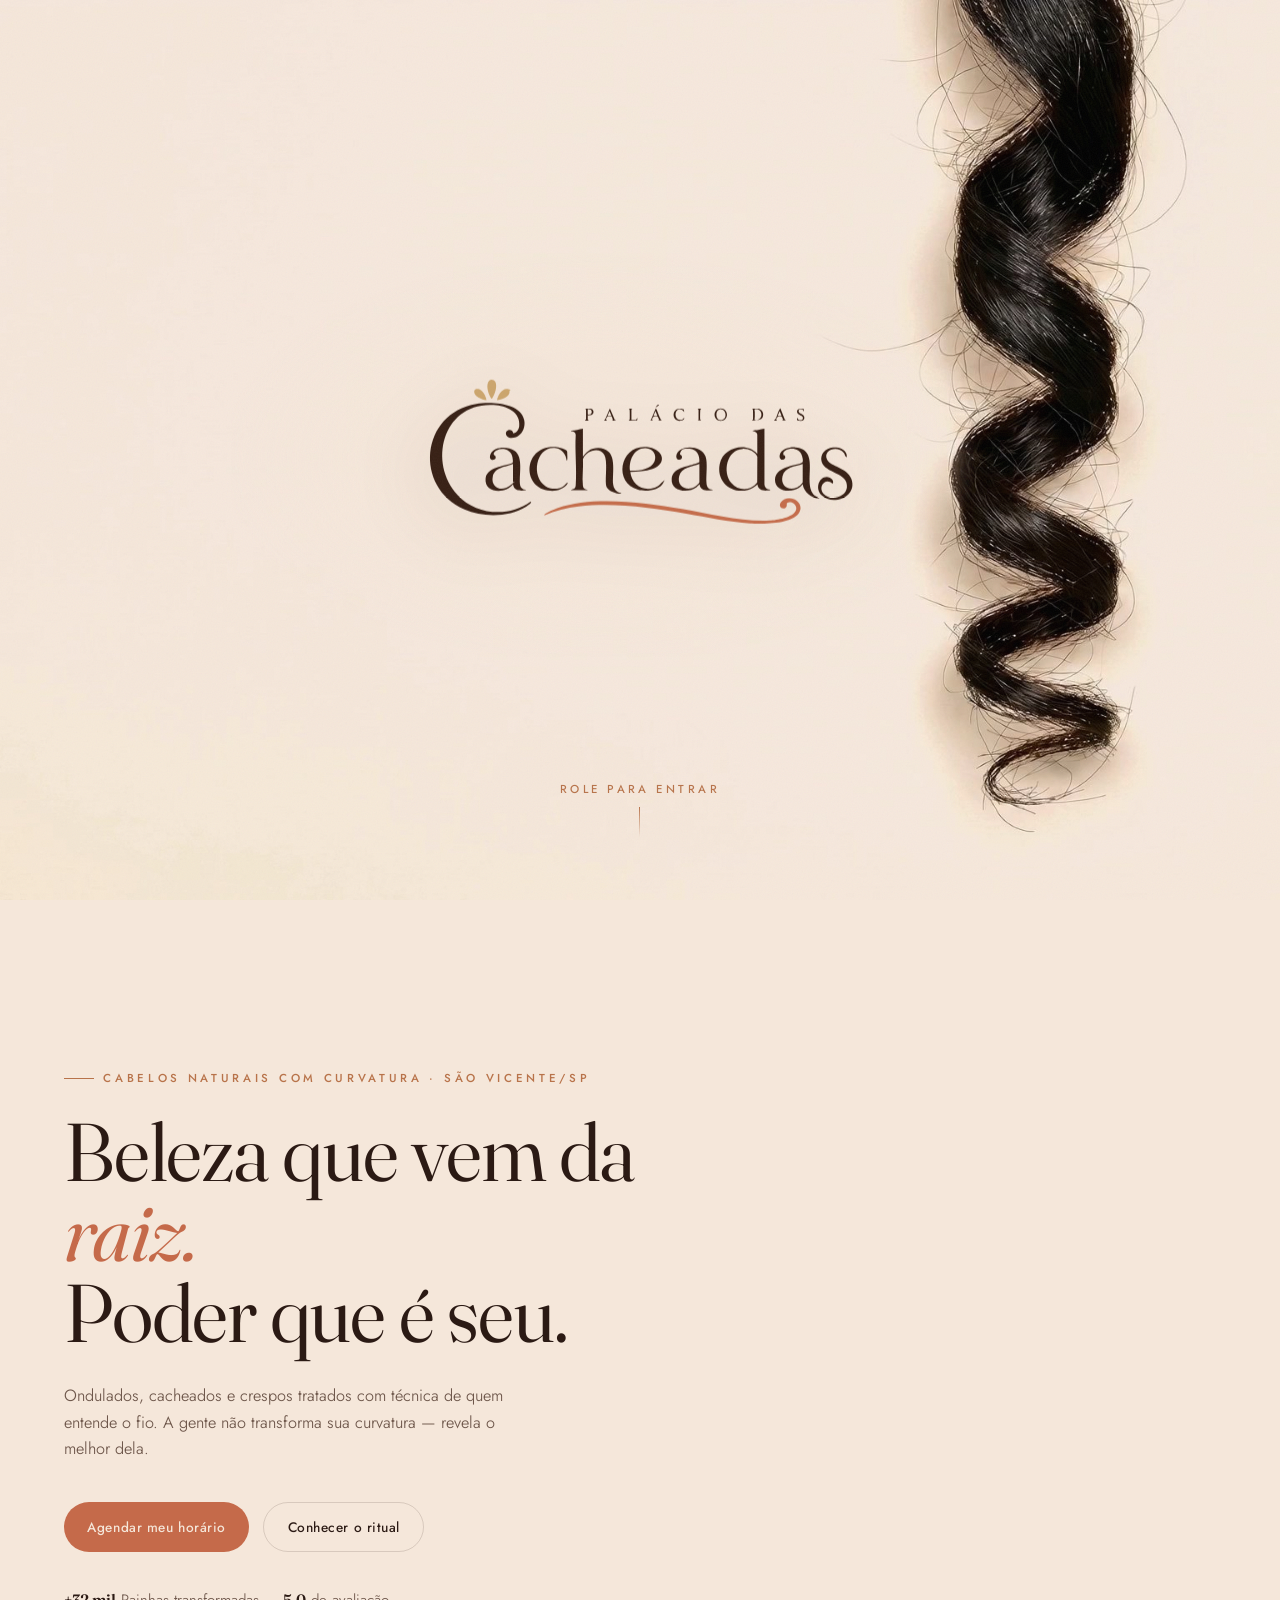
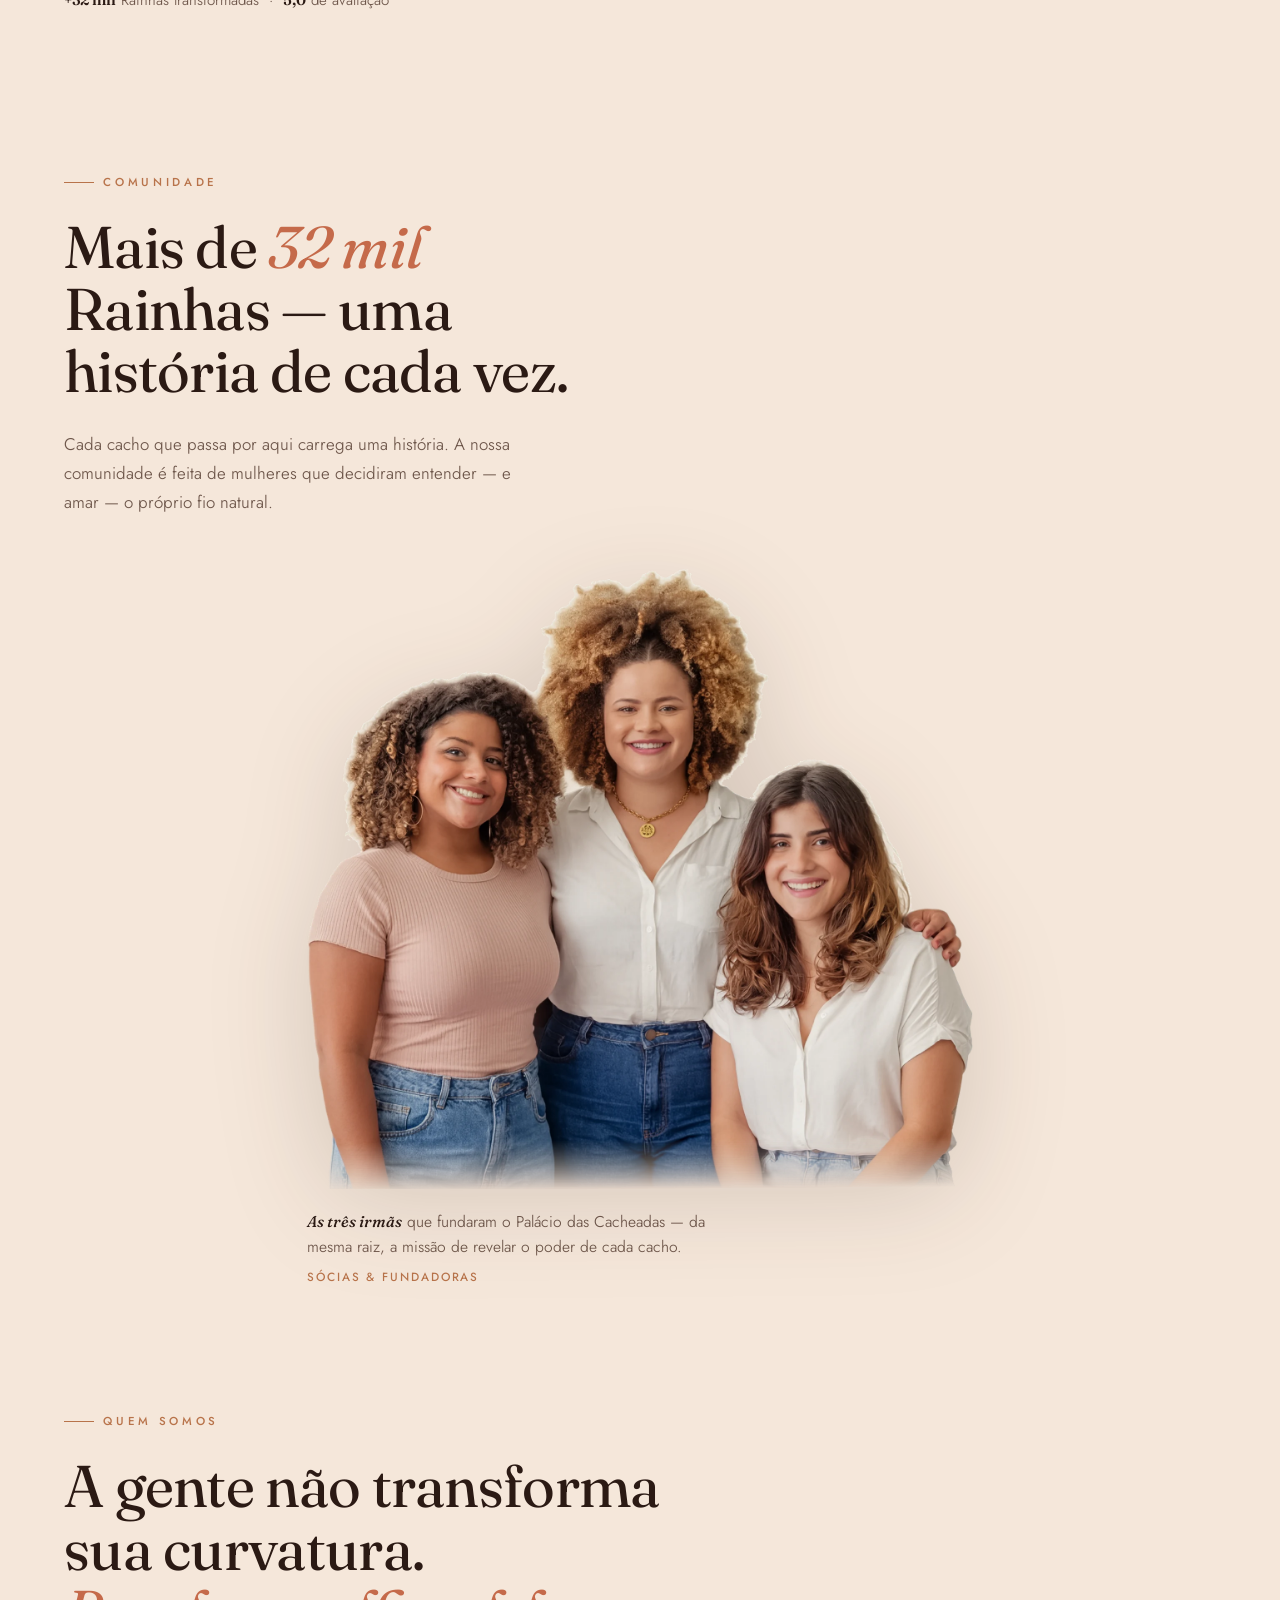
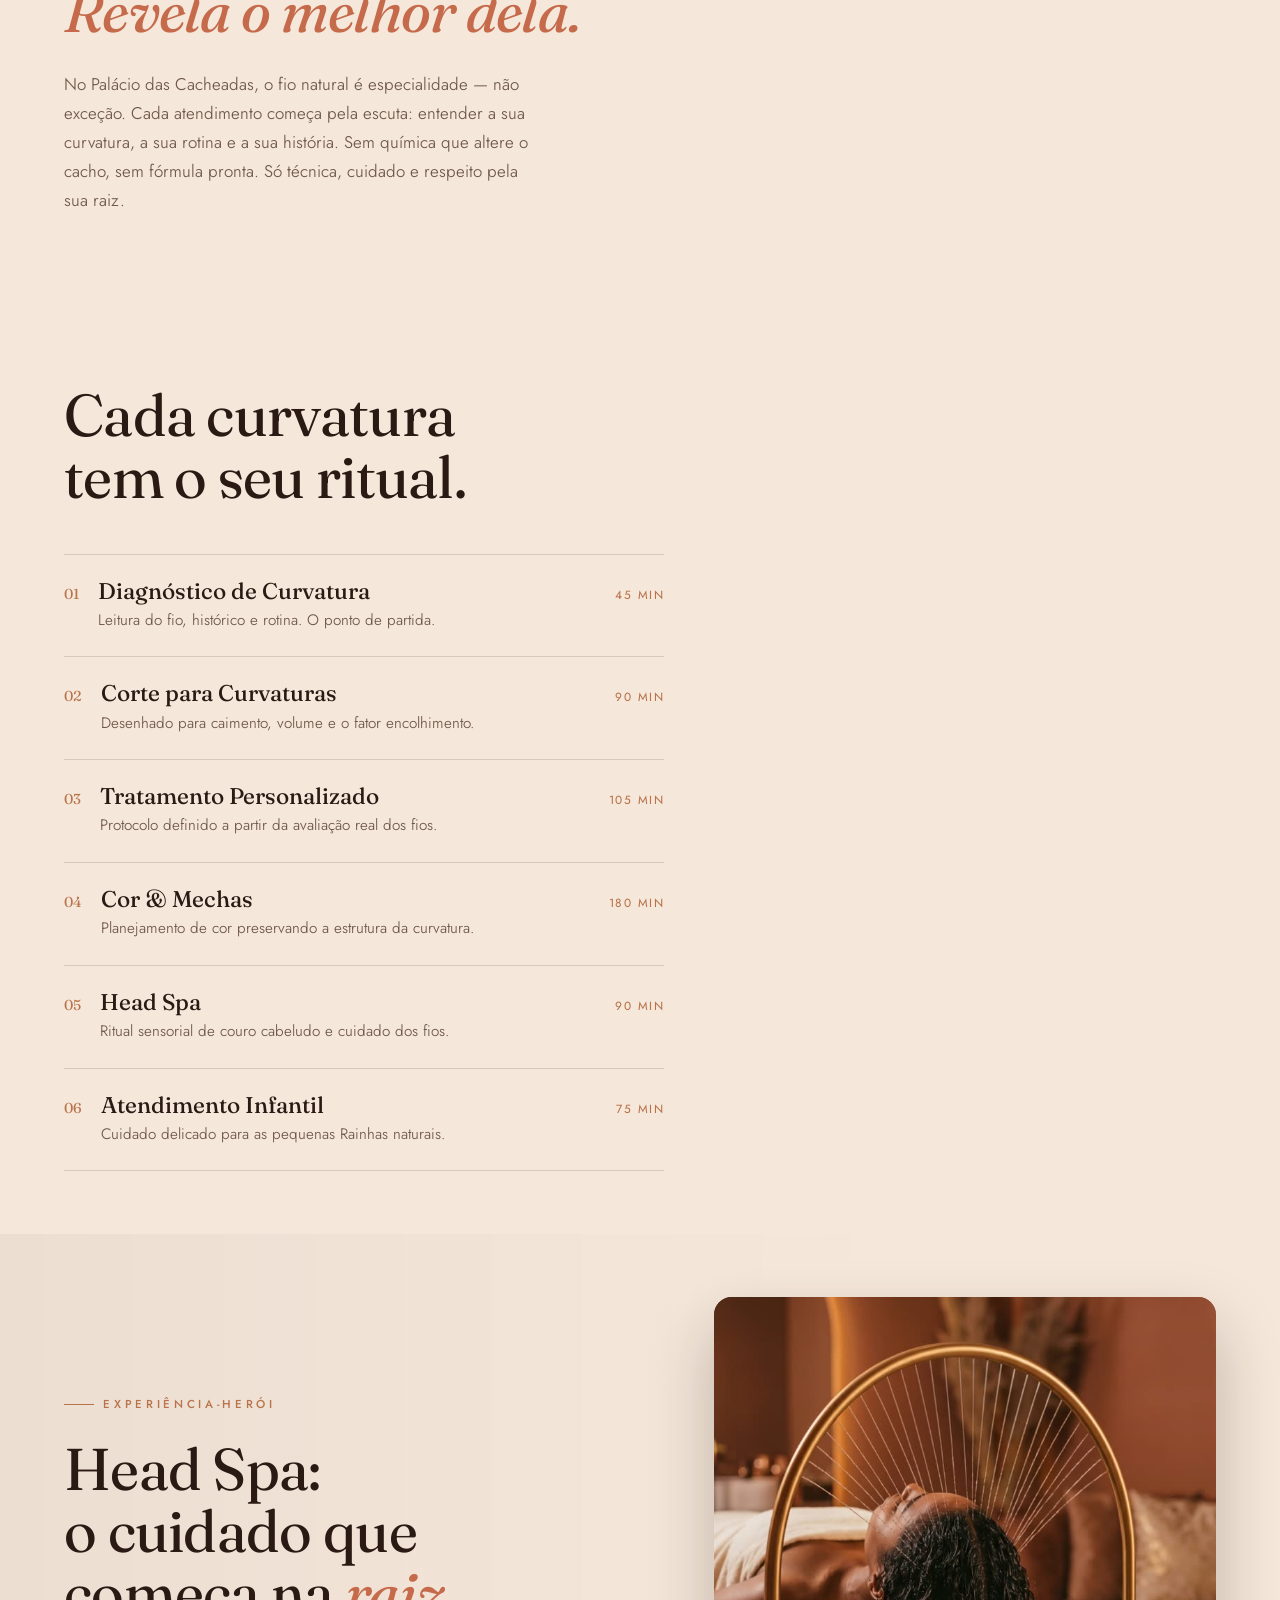
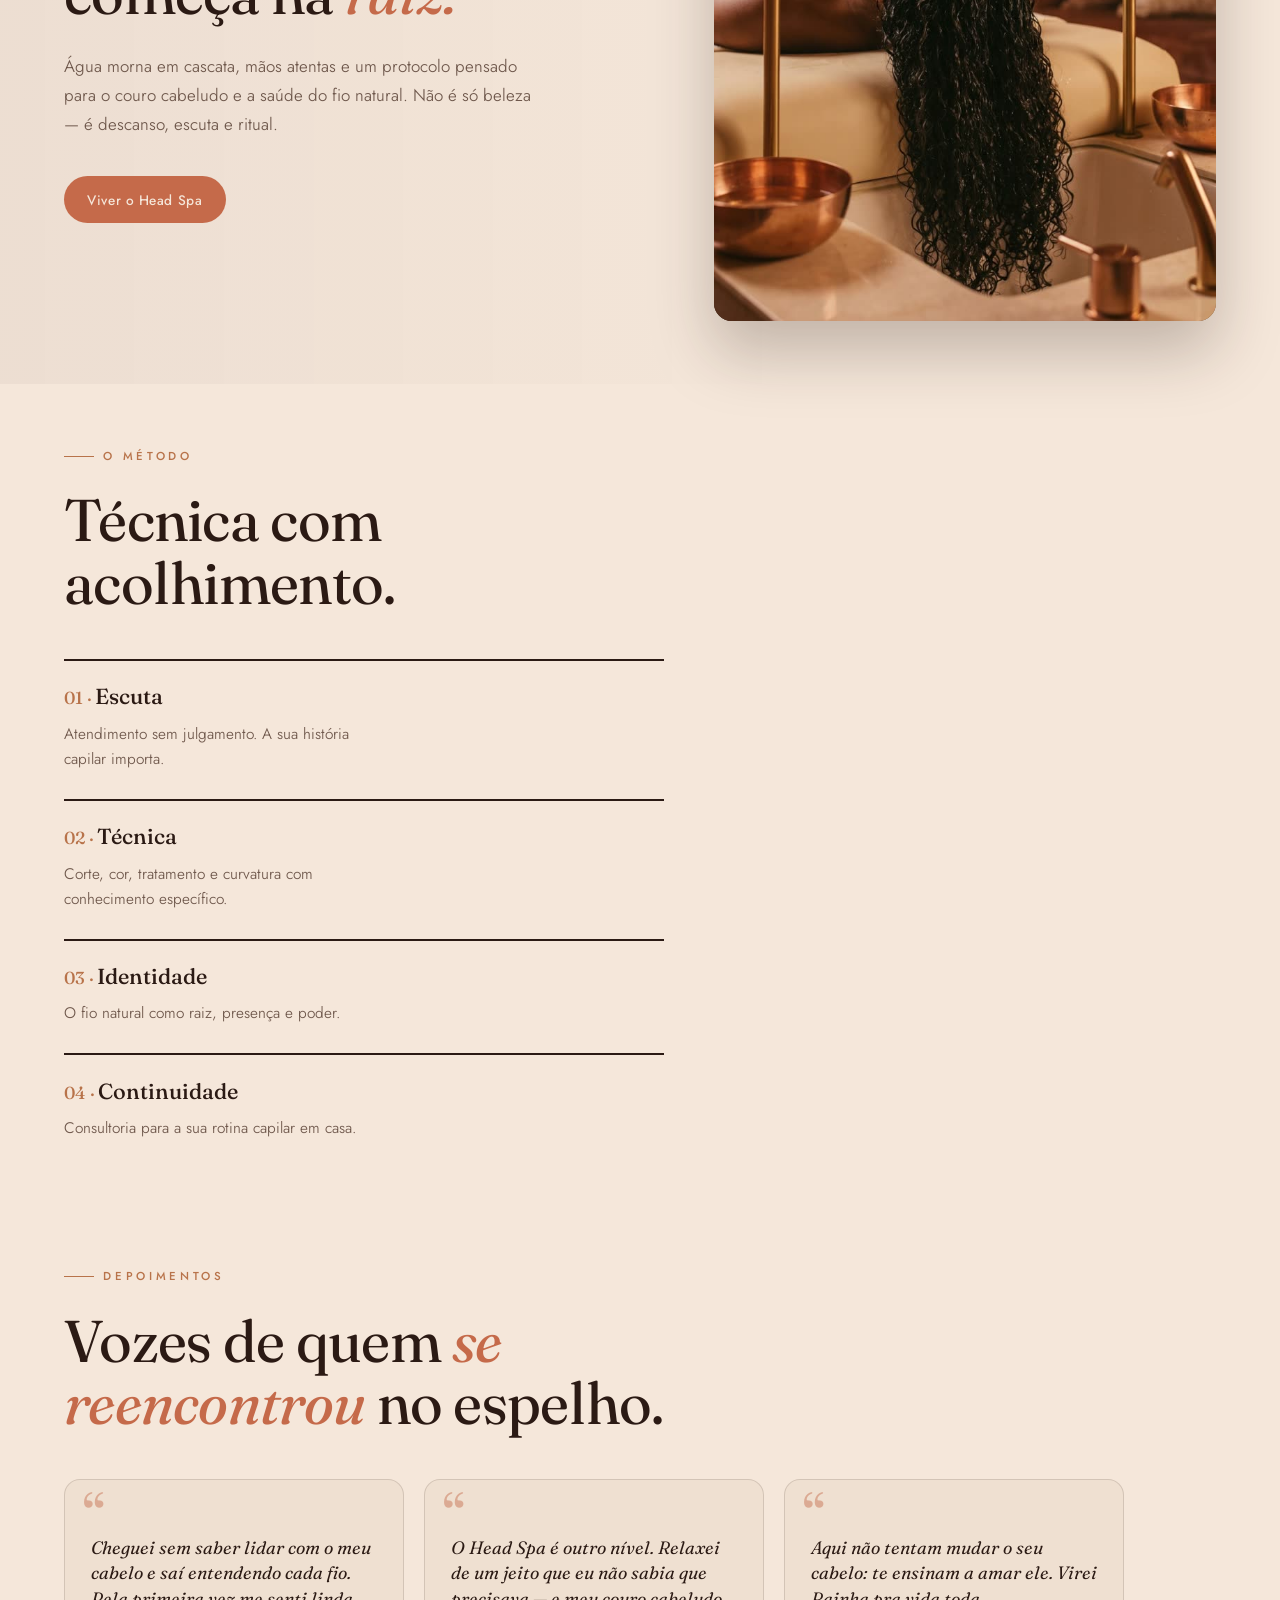
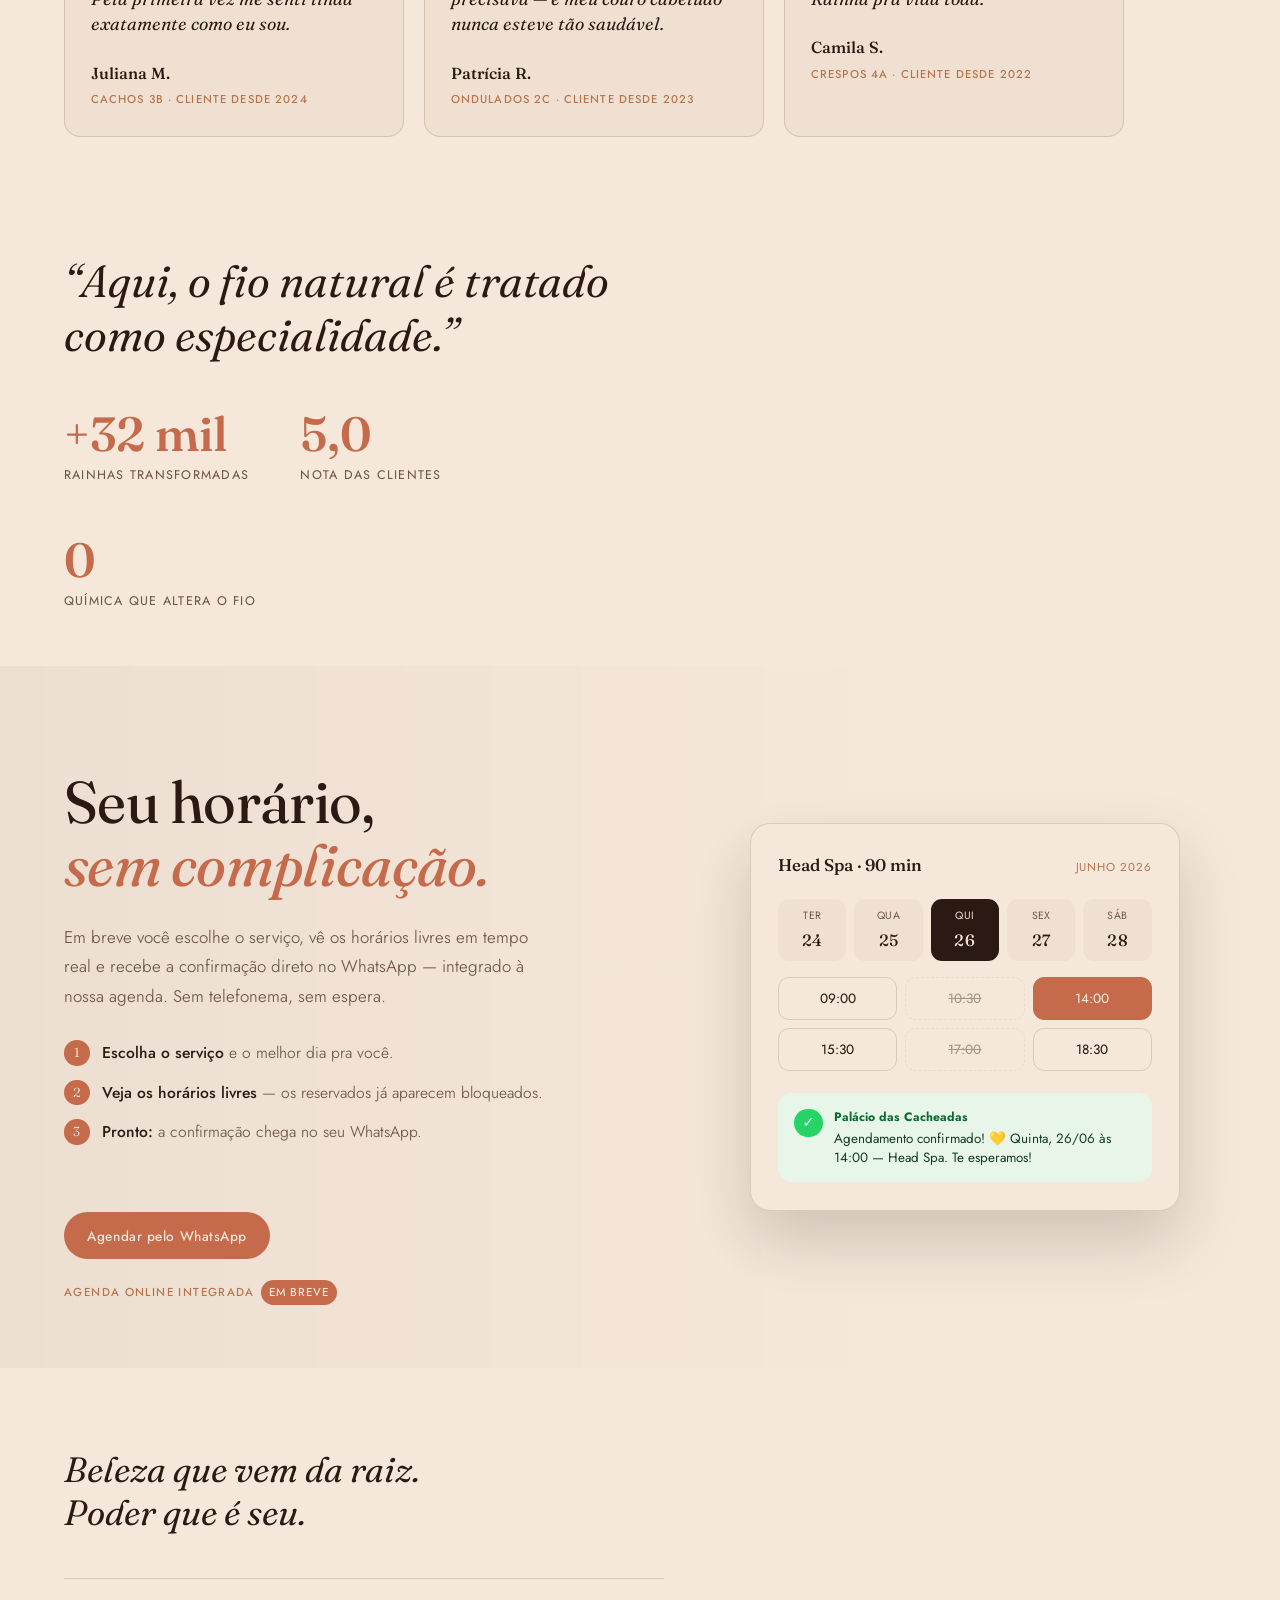
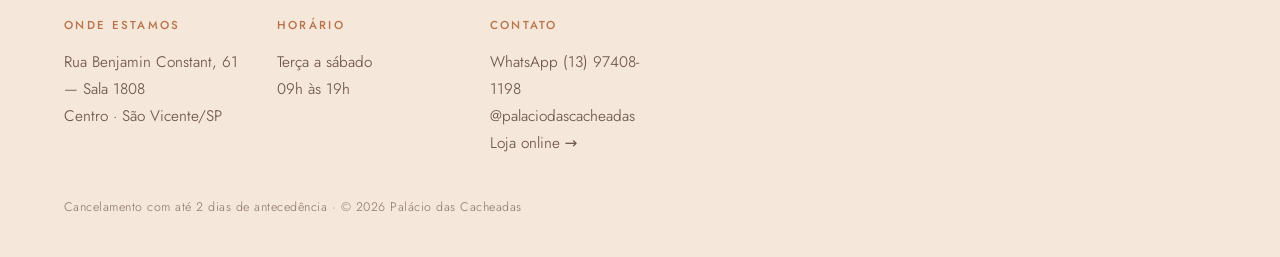
<file: index.html>
<!DOCTYPE html>
<html lang="pt-BR">
<head>
<meta charset="UTF-8" />
<meta name="viewport" content="width=device-width, initial-scale=1.0" />
<title>Palácio das Cacheadas — Beleza que vem da raiz</title>
<meta name="description" content="Especialistas em cabelos naturais com curvatura — ondulados, cacheados e crespos. Head Spa, corte, cor e tratamentos em São Vicente/SP. Seu cabelo natural merece ser entendido." />
<meta property="og:title" content="Palácio das Cacheadas" />
<meta property="og:description" content="Beleza que vem da raiz. Poder que é seu. Especialistas em cabelos naturais com curvatura em São Vicente/SP." />
<meta property="og:type" content="website" />
<link rel="preconnect" href="https://fonts.googleapis.com" />
<link rel="preconnect" href="https://fonts.gstatic.com" crossorigin />
<link href="https://fonts.googleapis.com/css2?family=Fraunces:ital,opsz,wght@0,9..144,300..600;1,9..144,400..600&family=Jost:wght@300..500&display=swap" rel="stylesheet" />
<link rel="stylesheet" href="css/styles.css?v=17" />
</head>
<body>

<!-- grão -->
<div class="grain" aria-hidden="true"></div>

<!-- cacho-mola: fundo fixo, scrub no scroll -->
<div class="curl-stage" aria-hidden="true">
  <img src="assets/curl-dark/f_001.jpg" alt="" class="curl-fallback" data-curl-fallback />
  <canvas class="curl-canvas" data-curl-canvas></canvas>
</div>

<!-- brandmark: logo grande na abertura → encolhe e ancora no header ao rolar -->
<div class="brandmark" data-brandmark aria-hidden="true"><img src="assets/logo.svg" alt="" /></div>

<!-- header -->
<header class="hdr" data-header>
  <a href="#top" class="logo" aria-label="Palácio das Cacheadas"><img src="assets/logo.svg" alt="Palácio das Cacheadas" /></a>
  <nav class="nav" aria-label="Navegação">
    <a href="#sobre">Sobre</a>
    <a href="#servicos">Serviços</a>
    <a href="#headspa">Head Spa</a>
    <a href="#contato">Contato</a>
    <a href="loja.html" class="btn btn--pill btn--line">Loja</a>
    <a href="https://wa.me/5513974081198?text=Oi!%20Quero%20agendar%20um%20hor%C3%A1rio%20no%20Pal%C3%A1cio%20das%20Cacheadas." class="btn btn--pill" target="_blank" rel="noopener">Agendar</a>
  </nav>
</header>

<main id="top" class="shell">

  <!-- INTRO: só logo + cacho; rola pra revelar o conteúdo -->
  <section class="intro" data-intro aria-hidden="true">
    <span class="intro__hint">role para entrar</span>
  </section>

  <!-- HERO -->
  <section class="hero">
    <div class="col">
      <p class="eyebrow" data-rise>Cabelos naturais com curvatura · São Vicente/SP</p>
      <h1 class="hero__title" data-rise>Beleza que vem da <em>raiz.</em><br />Poder que é seu.</h1>
      <p class="lead" data-rise>Ondulados, cacheados e crespos tratados com técnica de quem entende o fio. A gente não transforma sua curvatura — revela o melhor dela.</p>
      <div class="actions" data-rise>
        <a href="https://wa.me/5513974081198?text=Oi!%20Quero%20agendar%20um%20hor%C3%A1rio." class="btn btn--solid" target="_blank" rel="noopener">Agendar meu horário</a>
        <a href="#sobre" class="btn btn--ghost">Conhecer o ritual</a>
      </div>
      <p class="proof" data-rise><strong>+32 mil</strong> Rainhas transformadas&nbsp;&nbsp;·&nbsp;&nbsp;<strong>5,0</strong> de avaliação</p>
    </div>
  </section>

  <!-- COMUNIDADE (Rainhas) -->
  <section class="block community" id="comunidade">
    <div class="col">
      <p class="kicker" data-rise>Comunidade</p>
      <h2 class="display" data-rise>Mais de <em>32 mil</em> Rainhas — uma história de cada vez.</h2>
      <p class="body" data-rise>Cada cacho que passa por aqui carrega uma história. A nossa comunidade é feita de mulheres que decidiram entender — e amar — o próprio fio natural.</p>
    </div>
    <figure class="community__photo" data-rise>
      <picture>
        <source srcset="assets/rainhas-cut.webp?v=8" type="image/webp" />
        <img src="assets/rainhas-cut.png?v=8" alt="As três irmãs sócias do Palácio das Cacheadas" loading="lazy" />
      </picture>
      <figcaption class="community__cap"><strong>As três irmãs</strong> que fundaram o Palácio das Cacheadas — da mesma raiz, a missão de revelar o poder de cada cacho.<span class="community__names">Sócias &amp; fundadoras</span></figcaption>
    </figure>
  </section>

  <!-- MANIFESTO -->
  <section class="block" id="sobre">
    <div class="col">
      <p class="kicker" data-rise>Quem somos</p>
      <h2 class="display" data-rise>A gente não transforma sua curvatura. <em>Revela o melhor dela.</em></h2>
      <p class="body" data-rise>No Palácio das Cacheadas, o fio natural é especialidade — não exceção. Cada atendimento começa pela escuta: entender a sua curvatura, a sua rotina e a sua história. Sem química que altere o cacho, sem fórmula pronta. Só técnica, cuidado e respeito pela sua raiz.</p>
    </div>
  </section>

  <!-- SERVIÇOS -->
  <section class="block" id="servicos">
    <div class="col">
      <p class="kicker" data-rise>Serviços</p>
      <h2 class="display" data-rise>Cada curvatura<br />tem o seu ritual.</h2>
      <ul class="services" data-rise>
        <li><span class="s-idx">01</span><div><h3>Diagnóstico de Curvatura</h3><p>Leitura do fio, histórico e rotina. O ponto de partida.</p></div><span class="s-time">45 min</span></li>
        <li><span class="s-idx">02</span><div><h3>Corte para Curvaturas</h3><p>Desenhado para caimento, volume e o fator encolhimento.</p></div><span class="s-time">90 min</span></li>
        <li><span class="s-idx">03</span><div><h3>Tratamento Personalizado</h3><p>Protocolo definido a partir da avaliação real dos fios.</p></div><span class="s-time">105 min</span></li>
        <li><span class="s-idx">04</span><div><h3>Cor &amp; Mechas</h3><p>Planejamento de cor preservando a estrutura da curvatura.</p></div><span class="s-time">180 min</span></li>
        <li><span class="s-idx">05</span><div><h3>Head Spa</h3><p>Ritual sensorial de couro cabeludo e cuidado dos fios.</p></div><span class="s-time">90 min</span></li>
        <li><span class="s-idx">06</span><div><h3>Atendimento Infantil</h3><p>Cuidado delicado para as pequenas Rainhas naturais.</p></div><span class="s-time">75 min</span></li>
      </ul>
    </div>
  </section>

  <!-- HEAD SPA -->
  <section class="block block--feature" id="headspa">
    <div class="feature-grid">
      <div class="feature-copy">
        <p class="kicker" data-rise>Experiência-herói</p>
        <h2 class="display" data-rise>Head&nbsp;Spa:<br />o cuidado que começa na <em>raiz.</em></h2>
        <p class="body" data-rise>Água morna em cascata, mãos atentas e um protocolo pensado para o couro cabeludo e a saúde do fio natural. Não é só beleza — é descanso, escuta e ritual.</p>
        <a href="https://wa.me/5513974081198?text=Oi!%20Quero%20conhecer%20o%20Head%20Spa." class="btn btn--solid" data-rise target="_blank" rel="noopener">Viver o Head Spa</a>
      </div>
      <figure class="headspa__photo" data-rise>
        <img src="assets/headspa-frames/h_001.jpg?v=2" alt="Ritual de Head Spa no Palácio das Cacheadas — arco dourado com cascata de água sobre o cabelo cacheado natural" class="headspa__fallback" data-spa-fallback loading="lazy" />
        <canvas class="headspa__canvas" data-spa-canvas aria-hidden="true"></canvas>
        <figcaption class="headspa__cap">Ritual sensorial · 90 min</figcaption>
      </figure>
    </div>
  </section>

  <!-- MÉTODO -->
  <section class="block" id="metodo">
    <div class="col">
      <p class="kicker" data-rise>O método</p>
      <h2 class="display" data-rise>Técnica com<br />acolhimento.</h2>
      <ol class="pillars" data-rise>
        <li><h3>Escuta</h3><p>Atendimento sem julgamento. A sua história capilar importa.</p></li>
        <li><h3>Técnica</h3><p>Corte, cor, tratamento e curvatura com conhecimento específico.</p></li>
        <li><h3>Identidade</h3><p>O fio natural como raiz, presença e poder.</p></li>
        <li><h3>Continuidade</h3><p>Consultoria para a sua rotina capilar em casa.</p></li>
      </ol>
    </div>
  </section>

  <!-- DEPOIMENTOS (placeholders — substituir por depoimentos reais antes de publicar) -->
  <section class="block" id="depoimentos">
    <div class="col">
      <p class="kicker" data-rise>Depoimentos</p>
      <h2 class="display" data-rise>Vozes de quem <em>se reencontrou</em> no espelho.</h2>
    </div>
    <ul class="testimonials" data-rise>
      <li class="tcard">
        <p class="tquote">Cheguei sem saber lidar com o meu cabelo e saí entendendo cada fio. Pela primeira vez me senti linda exatamente como eu sou.</p>
        <p class="tauthor"><strong>Juliana M.</strong><span>Cachos 3B · cliente desde 2024</span></p>
      </li>
      <li class="tcard">
        <p class="tquote">O Head Spa é outro nível. Relaxei de um jeito que eu não sabia que precisava — e meu couro cabeludo nunca esteve tão saudável.</p>
        <p class="tauthor"><strong>Patrícia R.</strong><span>Ondulados 2C · cliente desde 2023</span></p>
      </li>
      <li class="tcard">
        <p class="tquote">Aqui não tentam mudar o seu cabelo: te ensinam a amar ele. Virei Rainha pra vida toda.</p>
        <p class="tauthor"><strong>Camila S.</strong><span>Crespos 4A · cliente desde 2022</span></p>
      </li>
    </ul>
  </section>

  <!-- PROVA -->
  <section class="block block--quote">
    <div class="col">
      <p class="quote" data-rise>“Aqui, o fio natural é tratado como especialidade.”</p>
      <div class="stats" data-rise>
        <div><strong>+32 mil</strong><span>Rainhas transformadas</span></div>
        <div><strong>5,0</strong><span>nota das clientes</span></div>
        <div><strong>0</strong><span>química que altera o fio</span></div>
      </div>
    </div>
  </section>

  <!-- AGENDAMENTO (preview do feature — integração Google Calendar + WhatsApp em breve) -->
  <section class="block block--feature" id="agendamento">
    <div class="feature-grid">
      <div class="feature-copy">
        <p class="kicker" data-rise>Agendamento online</p>
        <h2 class="display" data-rise>Seu horário, <em>sem complicação.</em></h2>
        <p class="body" data-rise>Em breve você escolhe o serviço, vê os horários livres em tempo real e recebe a confirmação direto no WhatsApp — integrado à nossa agenda. Sem telefonema, sem espera.</p>
        <ol class="booking__steps" data-rise>
          <li><strong>Escolha o serviço</strong> e o melhor dia pra você.</li>
          <li><strong>Veja os horários livres</strong> — os reservados já aparecem bloqueados.</li>
          <li><strong>Pronto:</strong> a confirmação chega no seu WhatsApp.</li>
        </ol>
        <a href="https://wa.me/5513974081198?text=Oi!%20Quero%20agendar%20um%20hor%C3%A1rio." class="btn btn--solid" data-rise target="_blank" rel="noopener">Agendar pelo WhatsApp</a>
        <p class="booking__soon" data-rise>Agenda online integrada <span>em breve</span></p>
      </div>
      <div class="booking-mock" data-rise aria-hidden="true">
        <div class="bmock">
          <div class="bmock__head">
            <span class="bmock__title">Head Spa · 90 min</span>
            <span class="bmock__cal">Junho 2026</span>
          </div>
          <div class="bmock__days">
            <span>Ter<b>24</b></span><span>Qua<b>25</b></span><span class="is-sel">Qui<b>26</b></span><span>Sex<b>27</b></span><span>Sáb<b>28</b></span>
          </div>
          <div class="bmock__slots">
            <span>09:00</span><span class="is-off">10:30</span><span class="is-sel">14:00</span><span>15:30</span><span class="is-off">17:00</span><span>18:30</span>
          </div>
          <div class="bmock__wa">
            <span class="bmock__wadot">✓</span>
            <p><strong>Palácio das Cacheadas</strong>Agendamento confirmado! 💛 Quinta, 26/06 às 14:00 — Head Spa. Te esperamos!</p>
          </div>
        </div>
      </div>
    </div>
  </section>

  <!-- FOOTER -->
  <footer class="footer" id="contato">
    <div class="col">
      <p class="footer__tag" data-rise>Beleza que vem da raiz.<br />Poder que é seu.</p>
      <div class="footer__grid" data-rise>
        <div><h4>Onde estamos</h4><p>Rua Benjamin Constant, 61 — Sala 1808<br />Centro · São Vicente/SP</p></div>
        <div><h4>Horário</h4><p>Terça a sábado<br />09h às 19h</p></div>
        <div><h4>Contato</h4><p><a href="https://wa.me/5513974081198" target="_blank" rel="noopener">WhatsApp (13) 97408-1198</a><br /><a href="https://www.instagram.com/palaciodascacheadas/" target="_blank" rel="noopener">@palaciodascacheadas</a><br /><a href="loja.html">Loja online →</a></p></div>
      </div>
      <p class="footer__fine">Cancelamento com até 2 dias de antecedência · © 2026 Palácio das Cacheadas</p>
    </div>
  </footer>

</main>

<script src="js/app.js?v=15"></script>
</body>
</html>
</file>
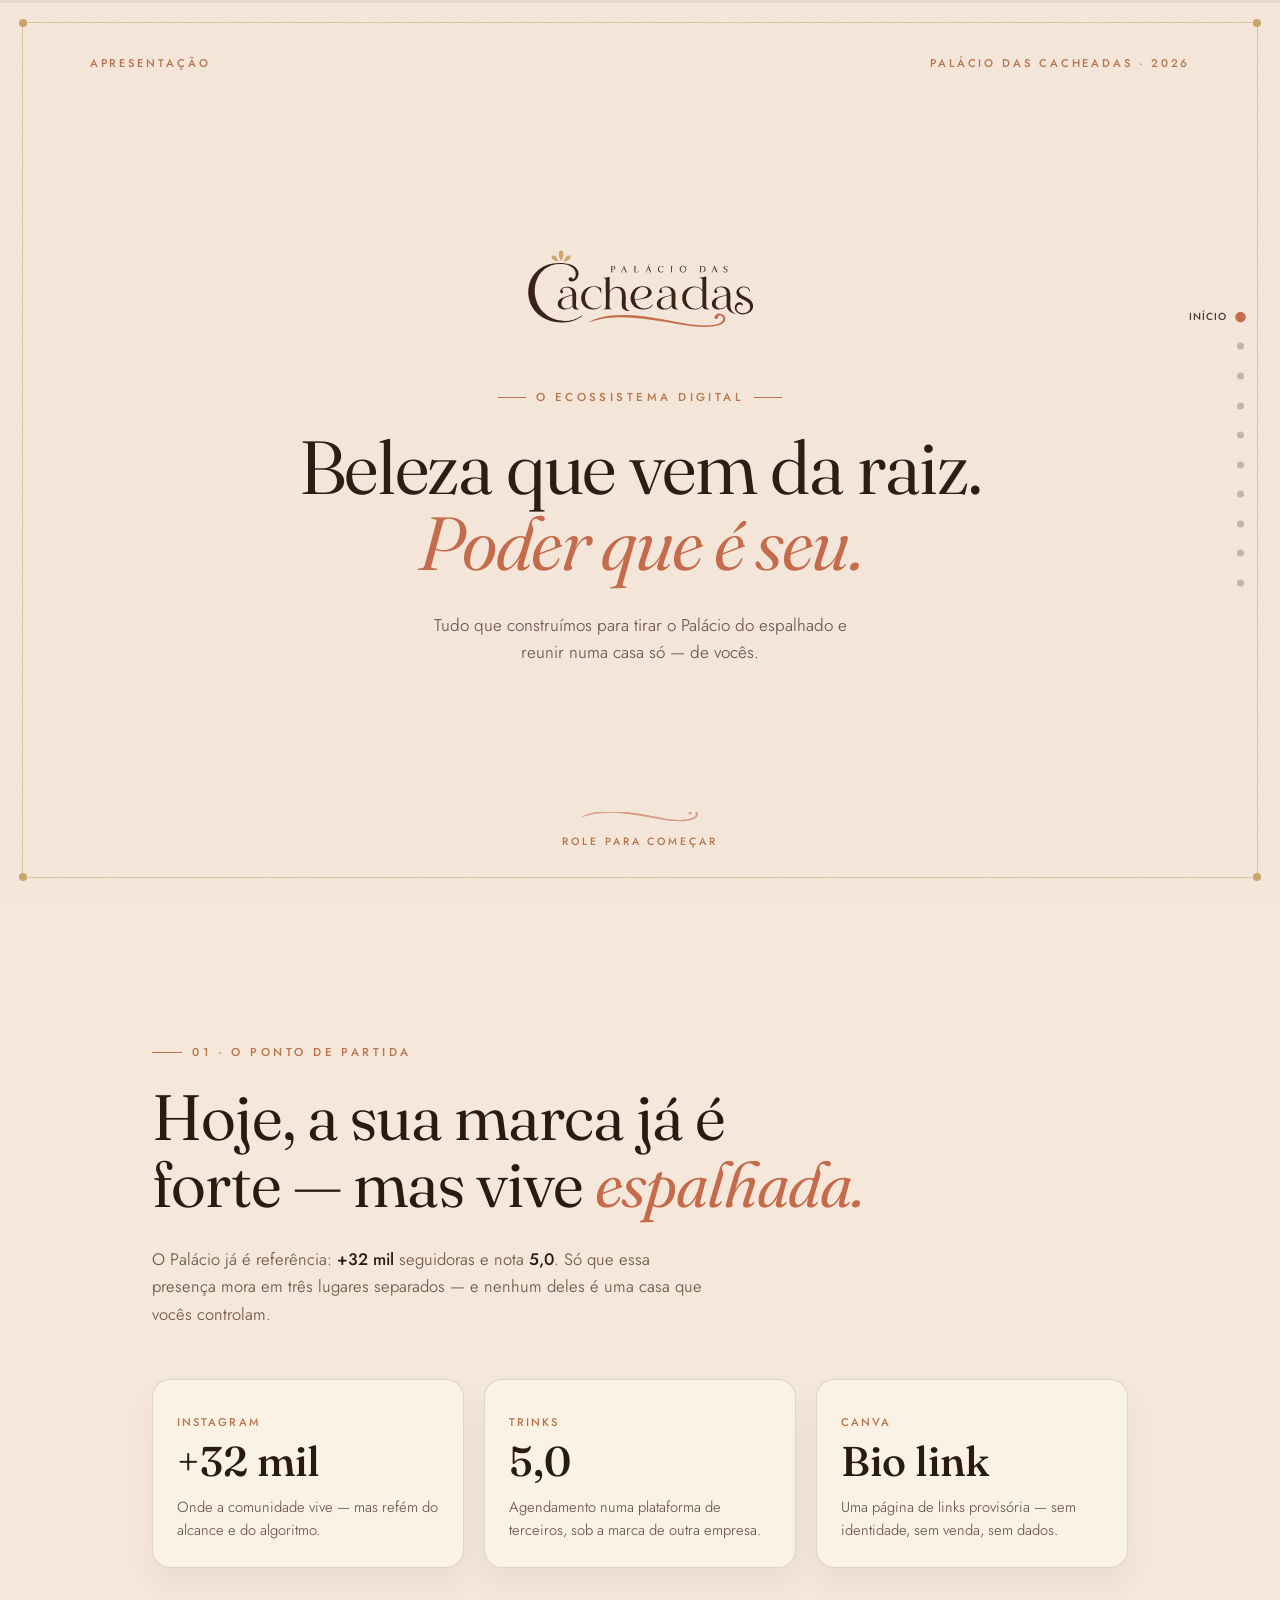
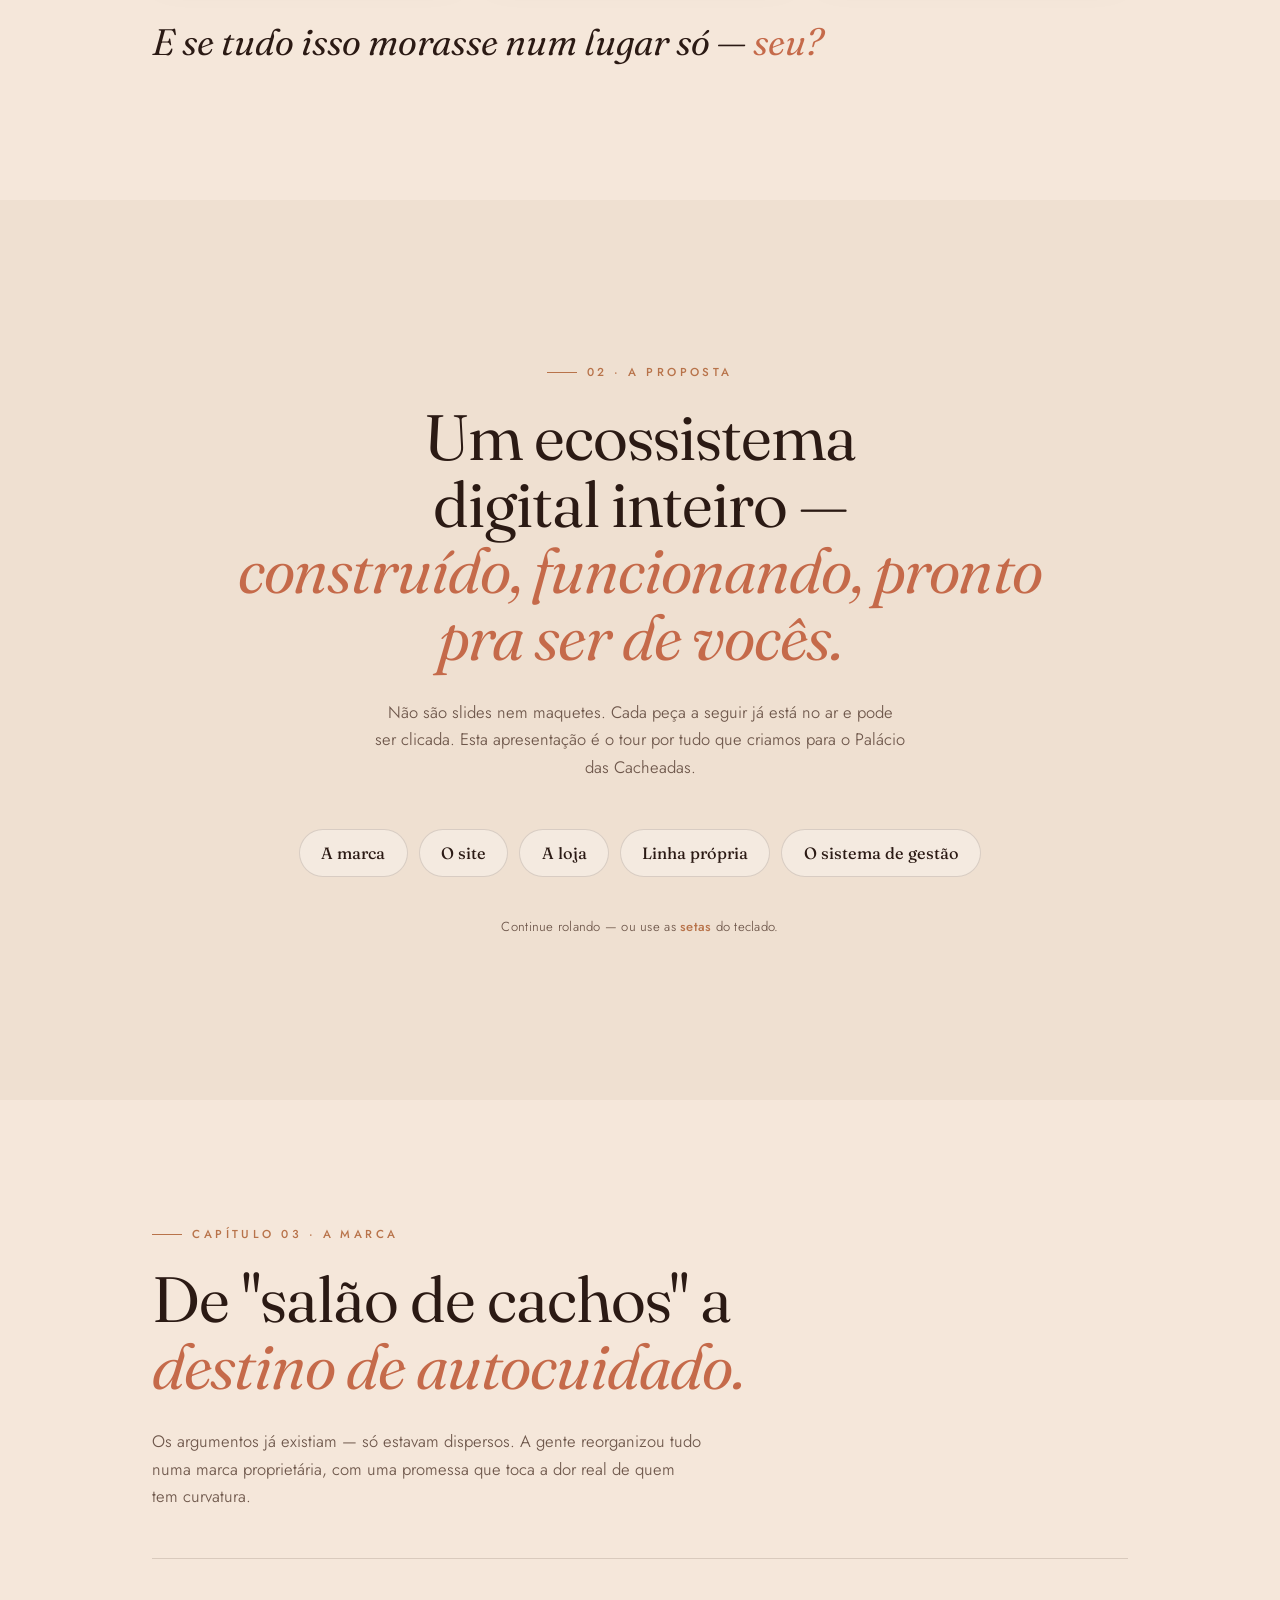
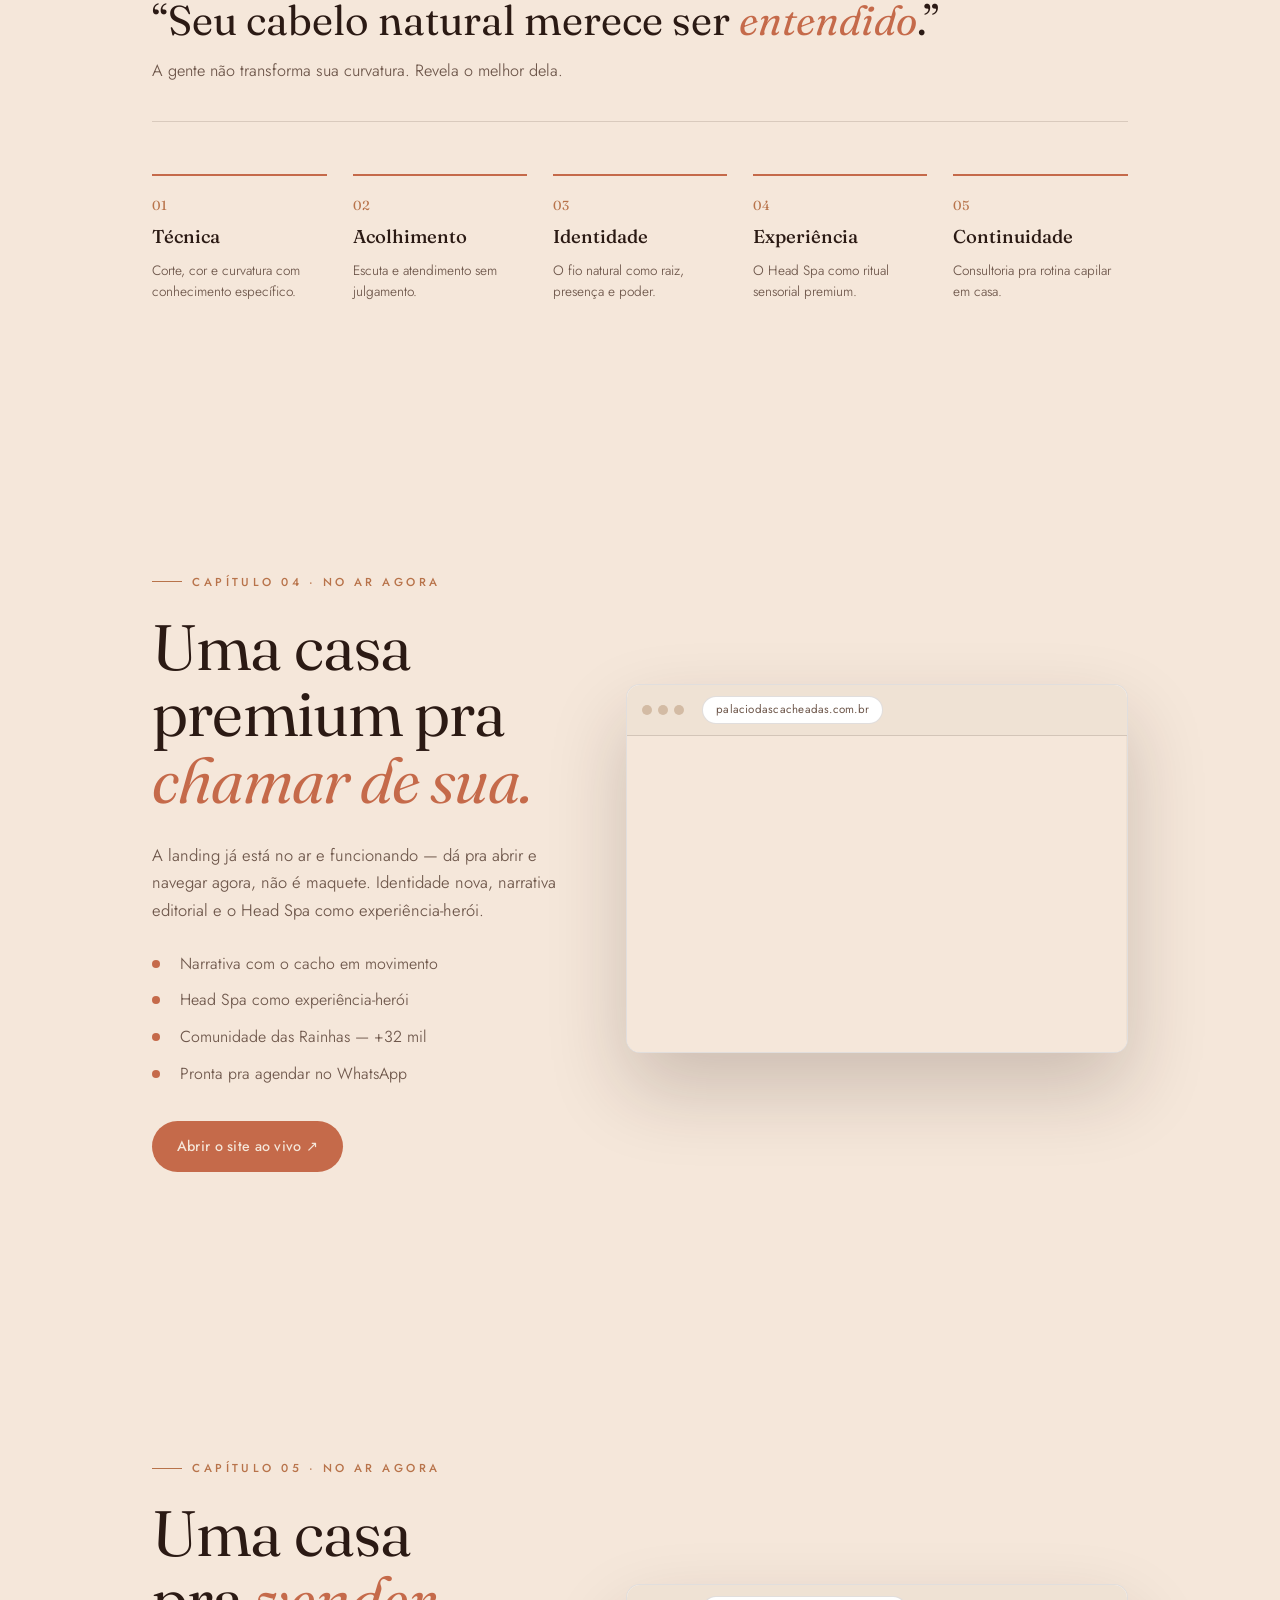
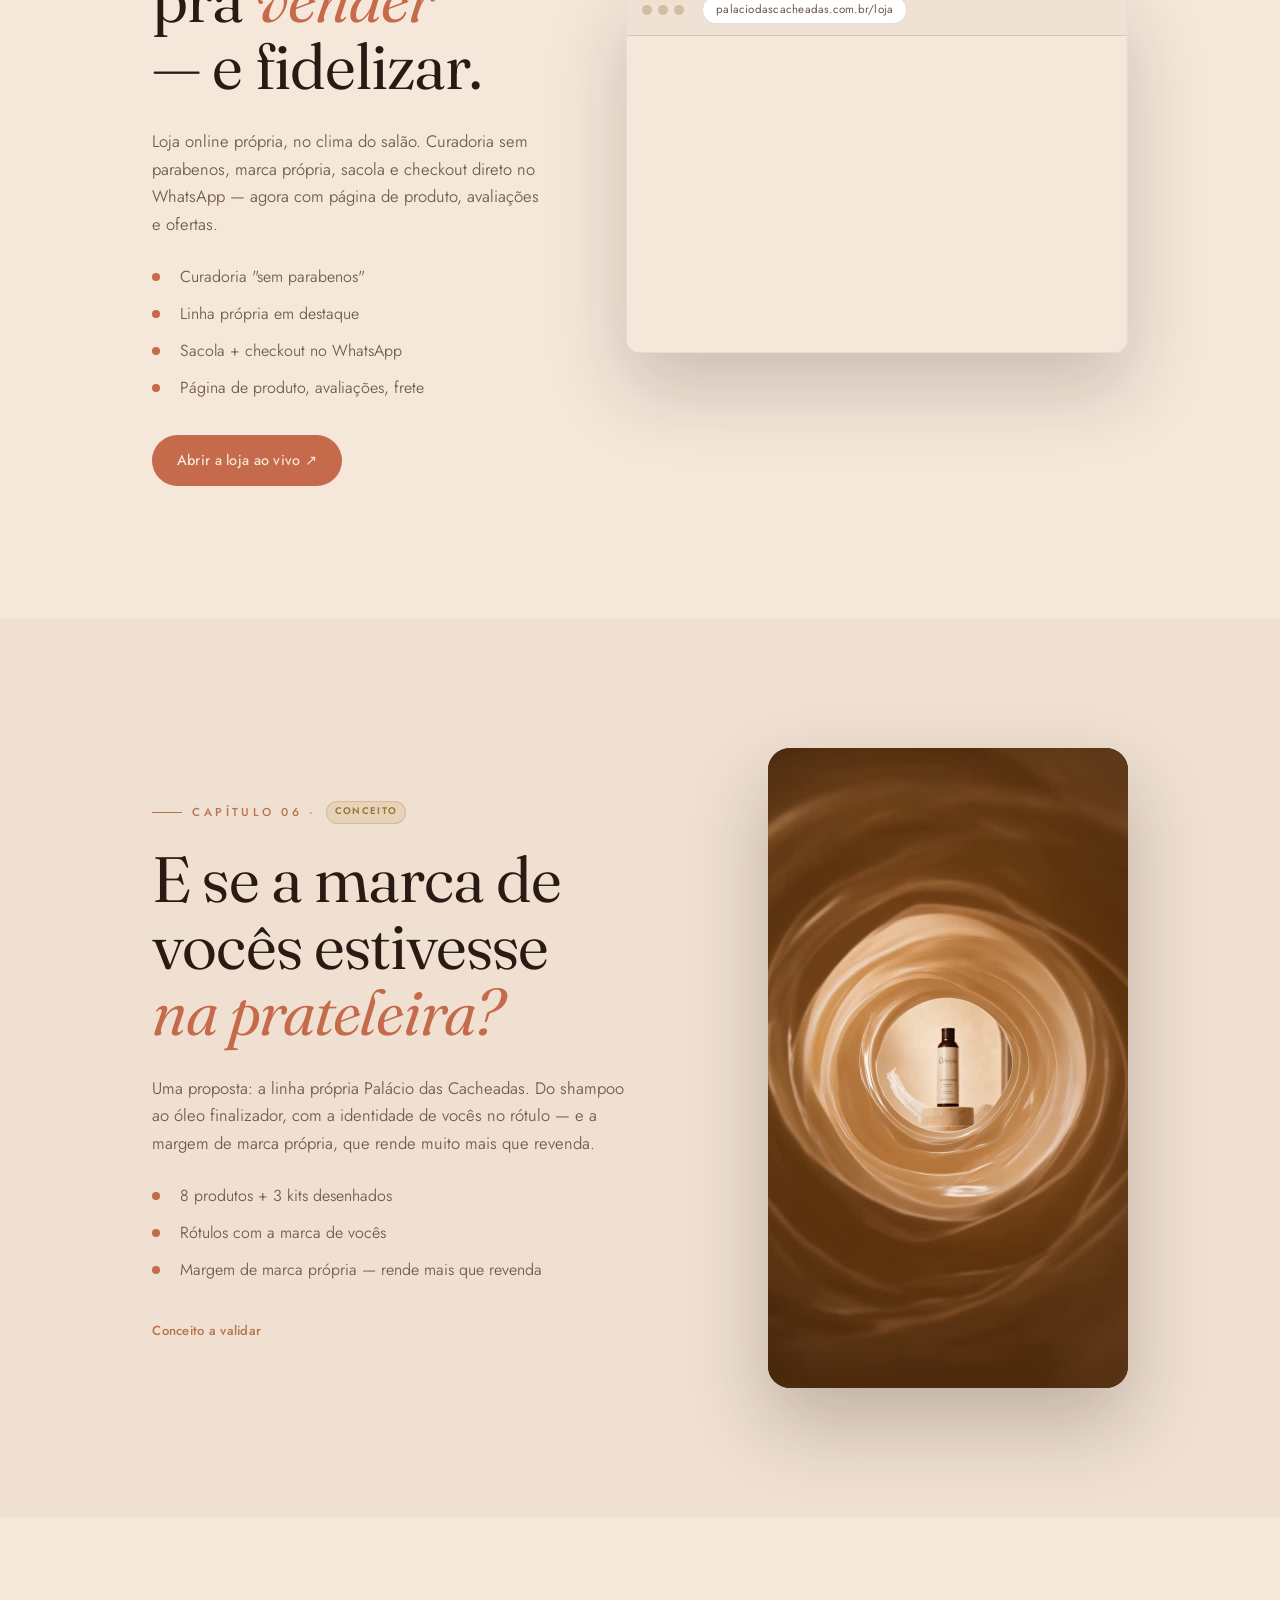
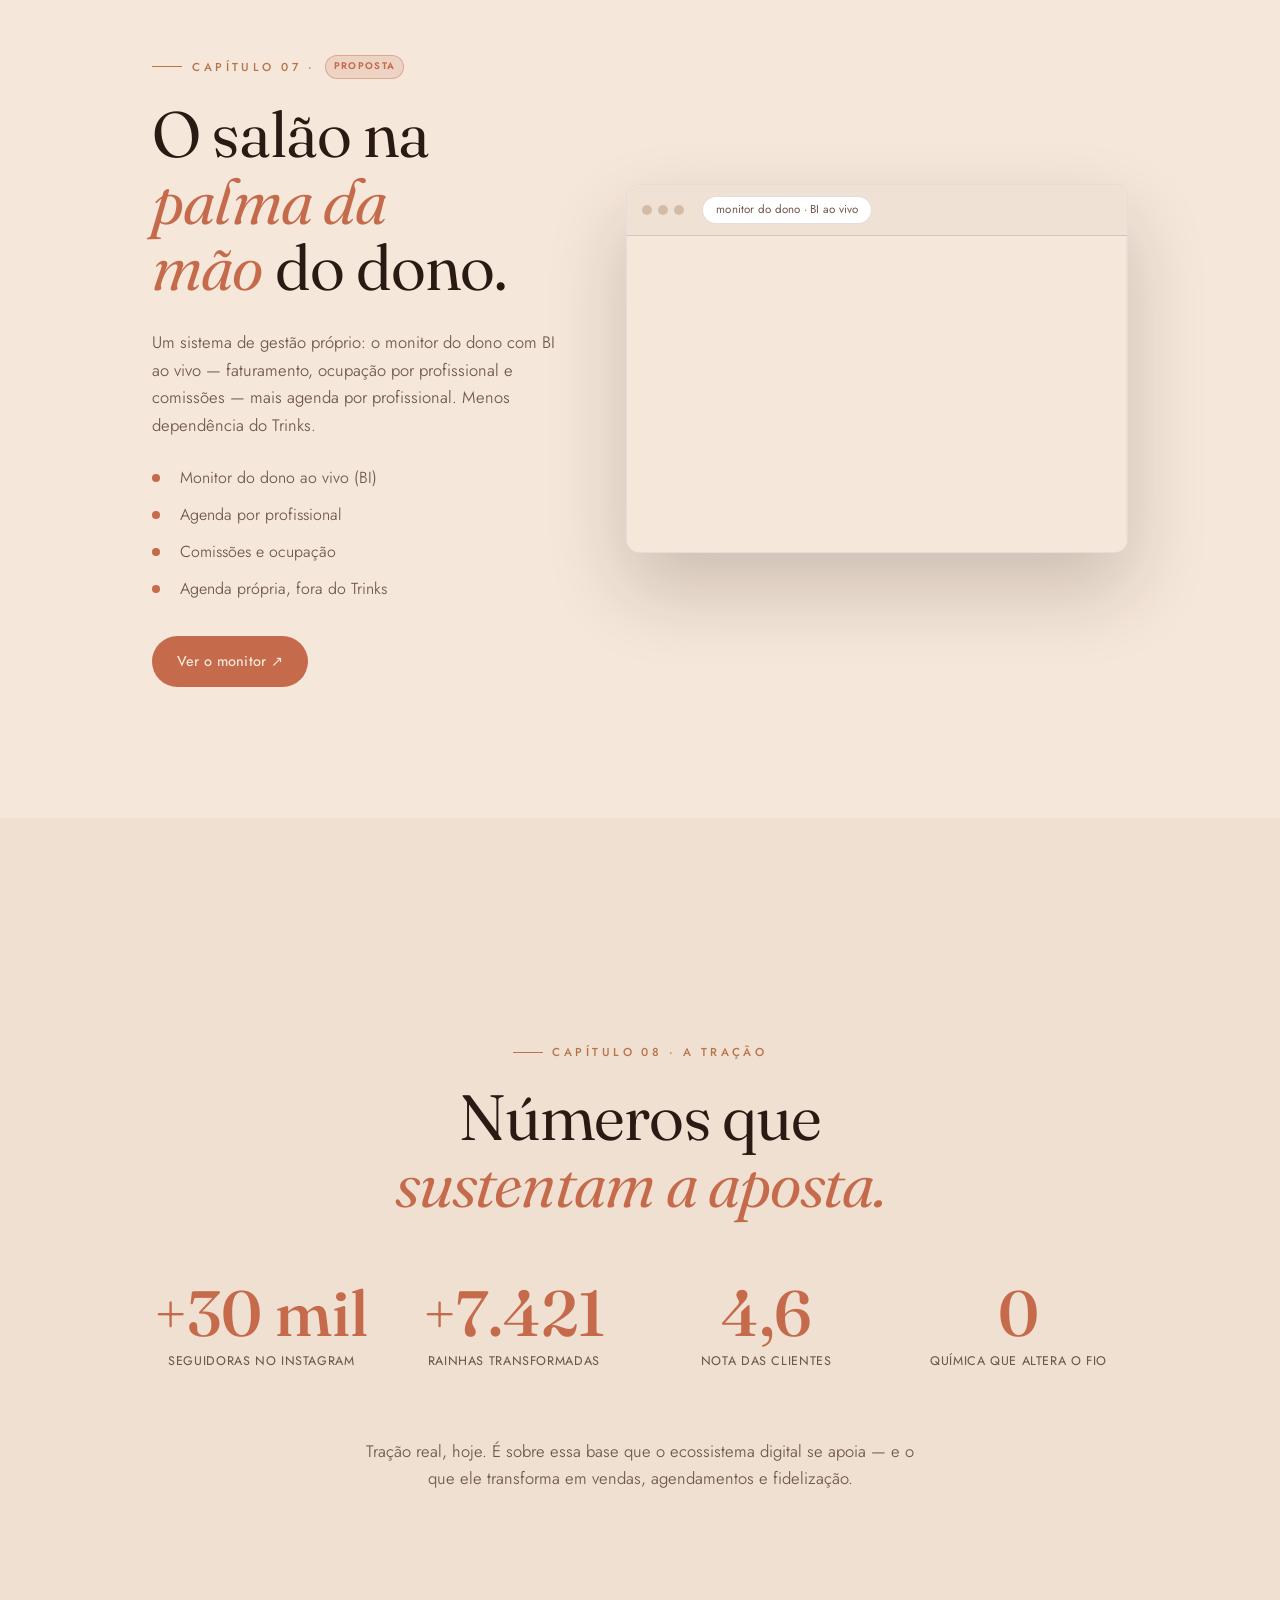
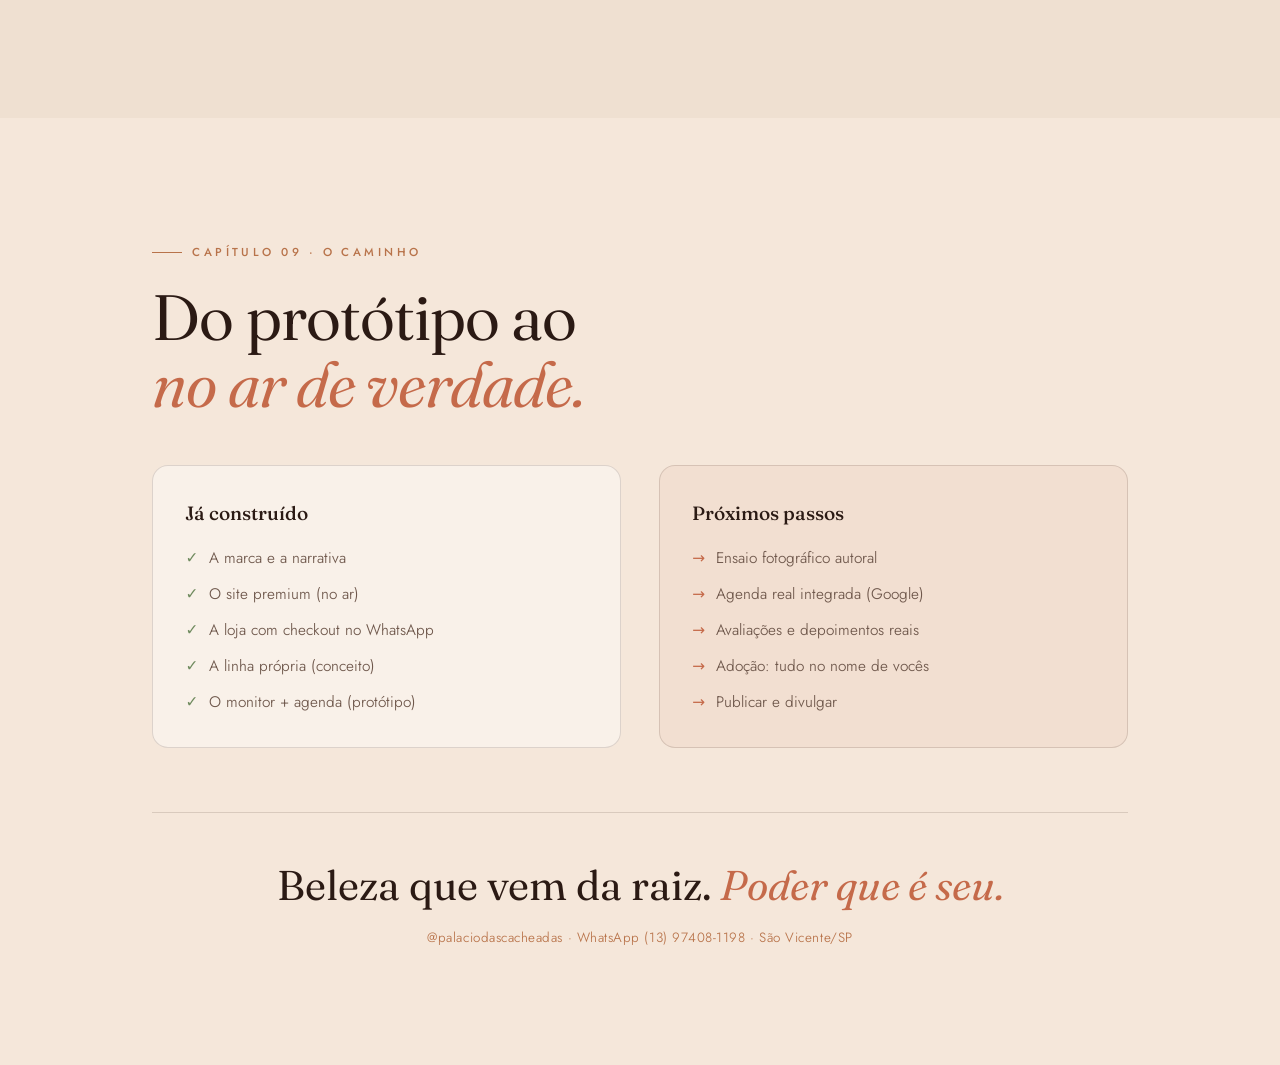
<file: apresentacao/index.html>
<!DOCTYPE html>
<html lang="pt-BR">
<head>
<meta charset="UTF-8" />
<meta name="viewport" content="width=device-width, initial-scale=1.0" />
<title>Palácio das Cacheadas — Apresentação</title>
<meta name="description" content="O ecossistema digital do Palácio das Cacheadas — apresentação." />
<link rel="preconnect" href="https://fonts.googleapis.com" />
<link rel="preconnect" href="https://fonts.gstatic.com" crossorigin />
<link href="https://fonts.googleapis.com/css2?family=Fraunces:ital,opsz,wght@0,9..144,300..600;1,9..144,400..600&family=Jost:wght@300..500&display=swap" rel="stylesheet" />
<link rel="stylesheet" href="css/app.css?v=4" />
</head>
<body>

<div class="grain" aria-hidden="true"></div>

<!-- moldura ouro (dossiê) -->
<div class="frame" aria-hidden="true"><i class="c c1"></i><i class="c c2"></i><i class="c c3"></i><i class="c c4"></i></div>

<!-- progresso + navegação -->
<div class="progress" aria-hidden="true"><i data-progress></i></div>
<nav class="dots" aria-label="Capítulos" data-dots>
  <a href="#c-inicio" data-dot><span>Início</span></a>
  <a href="#c-hoje" data-dot><span>Hoje</span></a>
  <a href="#c-visao" data-dot><span>A visão</span></a>
  <a href="#c-marca" data-dot><span>A marca</span></a>
  <a href="#c-site" data-dot><span>O site</span></a>
  <a href="#c-loja" data-dot><span>A loja</span></a>
  <a href="#c-linha" data-dot><span>Linha própria</span></a>
  <a href="#c-sistema" data-dot><span>O sistema</span></a>
  <a href="#c-numeros" data-dot><span>Os números</span></a>
  <a href="#c-caminho" data-dot><span>O caminho</span></a>
</nav>

<main data-main>

  <!-- 00 · CAPA (Direção A) -->
  <section class="chapter cover" id="c-inicio" data-label="Início">
    <div class="cover__top"><span>Apresentação</span><span>Palácio das Cacheadas · 2026</span></div>
    <div class="cover__mid">
      <div class="cover__logo"><img src="assets/logo.svg" alt="Palácio das Cacheadas" /></div>
      <p class="eyebrow">O ecossistema digital</p>
      <h1 class="cover__tag">Beleza que vem da raiz.<br /><em>Poder que é seu.</em></h1>
      <p class="cover__sub">Tudo que construímos para tirar o Palácio do espalhado e reunir numa casa só — de vocês.</p>
    </div>
    <div class="cover__bot">
      <img class="swash" src="assets/swash.svg" alt="" />
      <span>role para começar</span>
    </div>
  </section>

  <!-- 01 · HOJE -->
  <section class="chapter" id="c-hoje" data-label="Hoje">
    <div class="wrap">
      <p class="kicker" data-rise>01 · O ponto de partida</p>
      <h2 class="big" data-rise>Hoje, a sua marca já é forte — mas vive <em>espalhada.</em></h2>
      <p class="lead" data-rise>O Palácio já é referência: <strong>+32 mil</strong> seguidoras e nota <strong>5,0</strong>. Só que essa presença mora em três lugares separados — e nenhum deles é uma casa que vocês controlam.</p>
      <ul class="today" data-rise>
        <li>
          <span class="today__k">Instagram</span>
          <strong>+32 mil</strong>
          <p>Onde a comunidade vive — mas refém do alcance e do algoritmo.</p>
        </li>
        <li>
          <span class="today__k">Trinks</span>
          <strong>5,0</strong>
          <p>Agendamento numa plataforma de terceiros, sob a marca de outra empresa.</p>
        </li>
        <li>
          <span class="today__k">Canva</span>
          <strong>Bio link</strong>
          <p>Uma página de links provisória — sem identidade, sem venda, sem dados.</p>
        </li>
      </ul>
      <p class="bridge" data-rise>E se tudo isso morasse num lugar só — <em>seu?</em></p>
    </div>
  </section>

  <!-- 02 · A VISÃO -->
  <section class="chapter chapter--tint" id="c-visao" data-label="A visão">
    <div class="wrap center">
      <p class="kicker" data-rise>02 · A proposta</p>
      <h2 class="big" data-rise>Um ecossistema digital inteiro —<br /><em>construído, funcionando, pronto pra ser de vocês.</em></h2>
      <p class="lead" data-rise>Não são slides nem maquetes. Cada peça a seguir já está no ar e pode ser clicada. Esta apresentação é o tour por tudo que criamos para o Palácio das Cacheadas.</p>
      <ul class="visionmap" data-rise>
        <li>A marca</li>
        <li>O site</li>
        <li>A loja</li>
        <li>Linha própria</li>
        <li>O sistema de gestão</li>
      </ul>
      <p class="hint-down" data-rise>Continue rolando — ou use as <b>setas</b> do teclado.</p>
    </div>
  </section>

  <!-- 03–09 · capítulos (cartões de abertura — conteúdo entra na sequência) -->
  <section class="chapter" id="c-marca" data-label="A marca">
    <div class="wrap">
      <p class="kicker" data-rise>Capítulo 03 · A marca</p>
      <h2 class="big" data-rise>De "salão de cachos" a <em>destino de autocuidado.</em></h2>
      <p class="lead" data-rise>Os argumentos já existiam — só estavam dispersos. A gente reorganizou tudo numa marca proprietária, com uma promessa que toca a dor real de quem tem curvatura.</p>
      <div class="manifesto" data-rise>
        <p class="manifesto__promise">“Seu cabelo natural merece ser <em>entendido</em>.”</p>
        <p class="manifesto__sub">A gente não transforma sua curvatura. Revela o melhor dela.</p>
      </div>
      <ul class="pillars" data-rise>
        <li><span>01</span><h3>Técnica</h3><p>Corte, cor e curvatura com conhecimento específico.</p></li>
        <li><span>02</span><h3>Acolhimento</h3><p>Escuta e atendimento sem julgamento.</p></li>
        <li><span>03</span><h3>Identidade</h3><p>O fio natural como raiz, presença e poder.</p></li>
        <li><span>04</span><h3>Experiência</h3><p>O Head Spa como ritual sensorial premium.</p></li>
        <li><span>05</span><h3>Continuidade</h3><p>Consultoria pra rotina capilar em casa.</p></li>
      </ul>
    </div>
  </section>

  <section class="chapter feature" id="c-site" data-label="O site">
    <div class="feature__grid">
      <div class="feature__copy">
        <p class="kicker" data-rise>Capítulo 04 · No ar agora</p>
        <h2 class="big" data-rise>Uma casa premium pra <em>chamar de sua.</em></h2>
        <p class="lead" data-rise>A landing já está no ar e funcionando — dá pra abrir e navegar agora, não é maquete. Identidade nova, narrativa editorial e o Head Spa como experiência-herói.</p>
        <ul class="ticks" data-rise>
          <li>Narrativa com o cacho em movimento</li>
          <li>Head Spa como experiência-herói</li>
          <li>Comunidade das Rainhas — +32 mil</li>
          <li>Pronta pra agendar no WhatsApp</li>
        </ul>
        <a class="btn" href="https://palaciodascacheadas.com.br" target="_blank" rel="noopener" data-rise>Abrir o site ao vivo ↗</a>
      </div>
      <figure class="device" data-rise>
        <div class="device__bar"><i></i><i></i><i></i><b>palaciodascacheadas.com.br</b></div>
        <div class="device__screen" data-device>
          <div class="device__inner" data-device-inner>
            <iframe src="https://palaciodascacheadas.com.br" loading="lazy" title="Site Palácio das Cacheadas — ao vivo"></iframe>
          </div>
        </div>
      </figure>
    </div>
  </section>

  <section class="chapter feature" id="c-loja" data-label="A loja">
    <div class="feature__grid">
      <div class="feature__copy">
        <p class="kicker" data-rise>Capítulo 05 · No ar agora</p>
        <h2 class="big" data-rise>Uma casa pra <em>vender</em> — e fidelizar.</h2>
        <p class="lead" data-rise>Loja online própria, no clima do salão. Curadoria sem parabenos, marca própria, sacola e checkout direto no WhatsApp — agora com página de produto, avaliações e ofertas.</p>
        <ul class="ticks" data-rise>
          <li>Curadoria "sem parabenos"</li>
          <li>Linha própria em destaque</li>
          <li>Sacola + checkout no WhatsApp</li>
          <li>Página de produto, avaliações, frete</li>
        </ul>
        <a class="btn" href="https://palaciodascacheadas.com.br/loja.html" target="_blank" rel="noopener" data-rise>Abrir a loja ao vivo ↗</a>
      </div>
      <figure class="device" data-rise>
        <div class="device__bar"><i></i><i></i><i></i><b>palaciodascacheadas.com.br/loja</b></div>
        <div class="device__screen" data-device>
          <div class="device__inner" data-device-inner>
            <iframe src="https://palaciodascacheadas.com.br/loja.html" loading="lazy" title="Loja Palácio das Cacheadas — ao vivo"></iframe>
          </div>
        </div>
      </figure>
    </div>
  </section>

  <section class="chapter chapter--tint" id="c-linha" data-label="Linha própria">
    <div class="linhafeat">
      <div class="feature__copy">
        <p class="kicker" data-rise>Capítulo 06 · <span class="selo selo--conceito">Conceito</span></p>
        <h2 class="big" data-rise>E se a marca de vocês estivesse <em>na prateleira?</em></h2>
        <p class="lead" data-rise>Uma proposta: a linha própria Palácio das Cacheadas. Do shampoo ao óleo finalizador, com a identidade de vocês no rótulo — e a margem de marca própria, que rende muito mais que revenda.</p>
        <ul class="ticks" data-rise>
          <li>8 produtos + 3 kits desenhados</li>
          <li>Rótulos com a marca de vocês</li>
          <li>Margem de marca própria — rende mais que revenda</li>
        </ul>
        <p class="hint-down" data-rise><b>Conceito a validar</b></p>
      </div>
      <figure class="reel" data-rise>
        <video class="reel__v" src="assets/linha/linha-video.mp4" poster="assets/linha/linha-video-poster.jpg" autoplay loop muted playsinline preload="metadata"></video>
      </figure>
    </div>
  </section>

  <section class="chapter feature" id="c-sistema" data-label="O sistema">
    <div class="feature__grid">
      <div class="feature__copy">
        <p class="kicker" data-rise>Capítulo 07 · <span class="selo selo--proposta">Proposta</span></p>
        <h2 class="big" data-rise>O salão na <em>palma da mão</em> do dono.</h2>
        <p class="lead" data-rise>Um sistema de gestão próprio: o monitor do dono com BI ao vivo — faturamento, ocupação por profissional e comissões — mais agenda por profissional. Menos dependência do Trinks.</p>
        <ul class="ticks" data-rise>
          <li>Monitor do dono ao vivo (BI)</li>
          <li>Agenda por profissional</li>
          <li>Comissões e ocupação</li>
          <li>Agenda própria, fora do Trinks</li>
        </ul>
        <a class="btn" href="https://palacio-demos.pages.dev/monitor/" target="_blank" rel="noopener" data-rise>Ver o monitor ↗</a>
      </div>
      <figure class="device" data-rise>
        <div class="device__bar"><i></i><i></i><i></i><b>monitor do dono · BI ao vivo</b></div>
        <div class="device__screen" data-device>
          <div class="device__inner" data-device-inner>
            <iframe src="https://palacio-demos.pages.dev/monitor/" loading="lazy" title="Monitor do dono — proposta"></iframe>
          </div>
        </div>
      </figure>
    </div>
  </section>

  <section class="chapter chapter--tint" id="c-numeros" data-label="Os números">
    <div class="wrap center">
      <p class="kicker" data-rise>Capítulo 08 · A tração</p>
      <h2 class="big" data-rise>Números que <em>sustentam a aposta.</em></h2>
      <ul class="numbers" data-rise>
        <li><strong data-count="32" data-prefix="+" data-suffix=" mil">+32 mil</strong><span>seguidoras no Instagram</span></li>
        <li><strong data-count="8000" data-prefix="+" data-sep="1">+8.000</strong><span>Rainhas transformadas</span></li>
        <li><strong data-count="5" data-decimals="1">5,0</strong><span>nota das clientes</span></li>
        <li><strong data-count="0">0</strong><span>química que altera o fio</span></li>
      </ul>
      <p class="lead" data-rise>Tração real, hoje. É sobre essa base que o ecossistema digital se apoia — e o que ele transforma em vendas, agendamentos e fidelização.</p>
    </div>
  </section>

  <section class="chapter" id="c-caminho" data-label="O caminho">
    <div class="wrap">
      <p class="kicker" data-rise>Capítulo 09 · O caminho</p>
      <h2 class="big" data-rise>Do protótipo ao <em>no ar de verdade.</em></h2>
      <div class="roadmap" data-rise>
        <div class="roadmap__col roadmap__col--done">
          <h3>Já construído</h3>
          <ul>
            <li>A marca e a narrativa</li>
            <li>O site premium (no ar)</li>
            <li>A loja com checkout no WhatsApp</li>
            <li>A linha própria (conceito)</li>
            <li>O monitor + agenda (protótipo)</li>
          </ul>
        </div>
        <div class="roadmap__col roadmap__col--next">
          <h3>Próximos passos</h3>
          <ul>
            <li>Ensaio fotográfico autoral</li>
            <li>Agenda real integrada (Google)</li>
            <li>Avaliações e depoimentos reais</li>
            <li>Adoção: tudo no nome de vocês</li>
            <li>Publicar e divulgar</li>
          </ul>
        </div>
      </div>
      <div class="closing" data-rise>
        <p class="closing__tag">Beleza que vem da raiz. <em>Poder que é seu.</em></p>
        <p class="closing__contact">@palaciodascacheadas · WhatsApp (13) 97408-1198 · São Vicente/SP</p>
      </div>
    </div>
  </section>

</main>

<script src="js/app.js?v=3"></script>
</body>
</html>
</file>
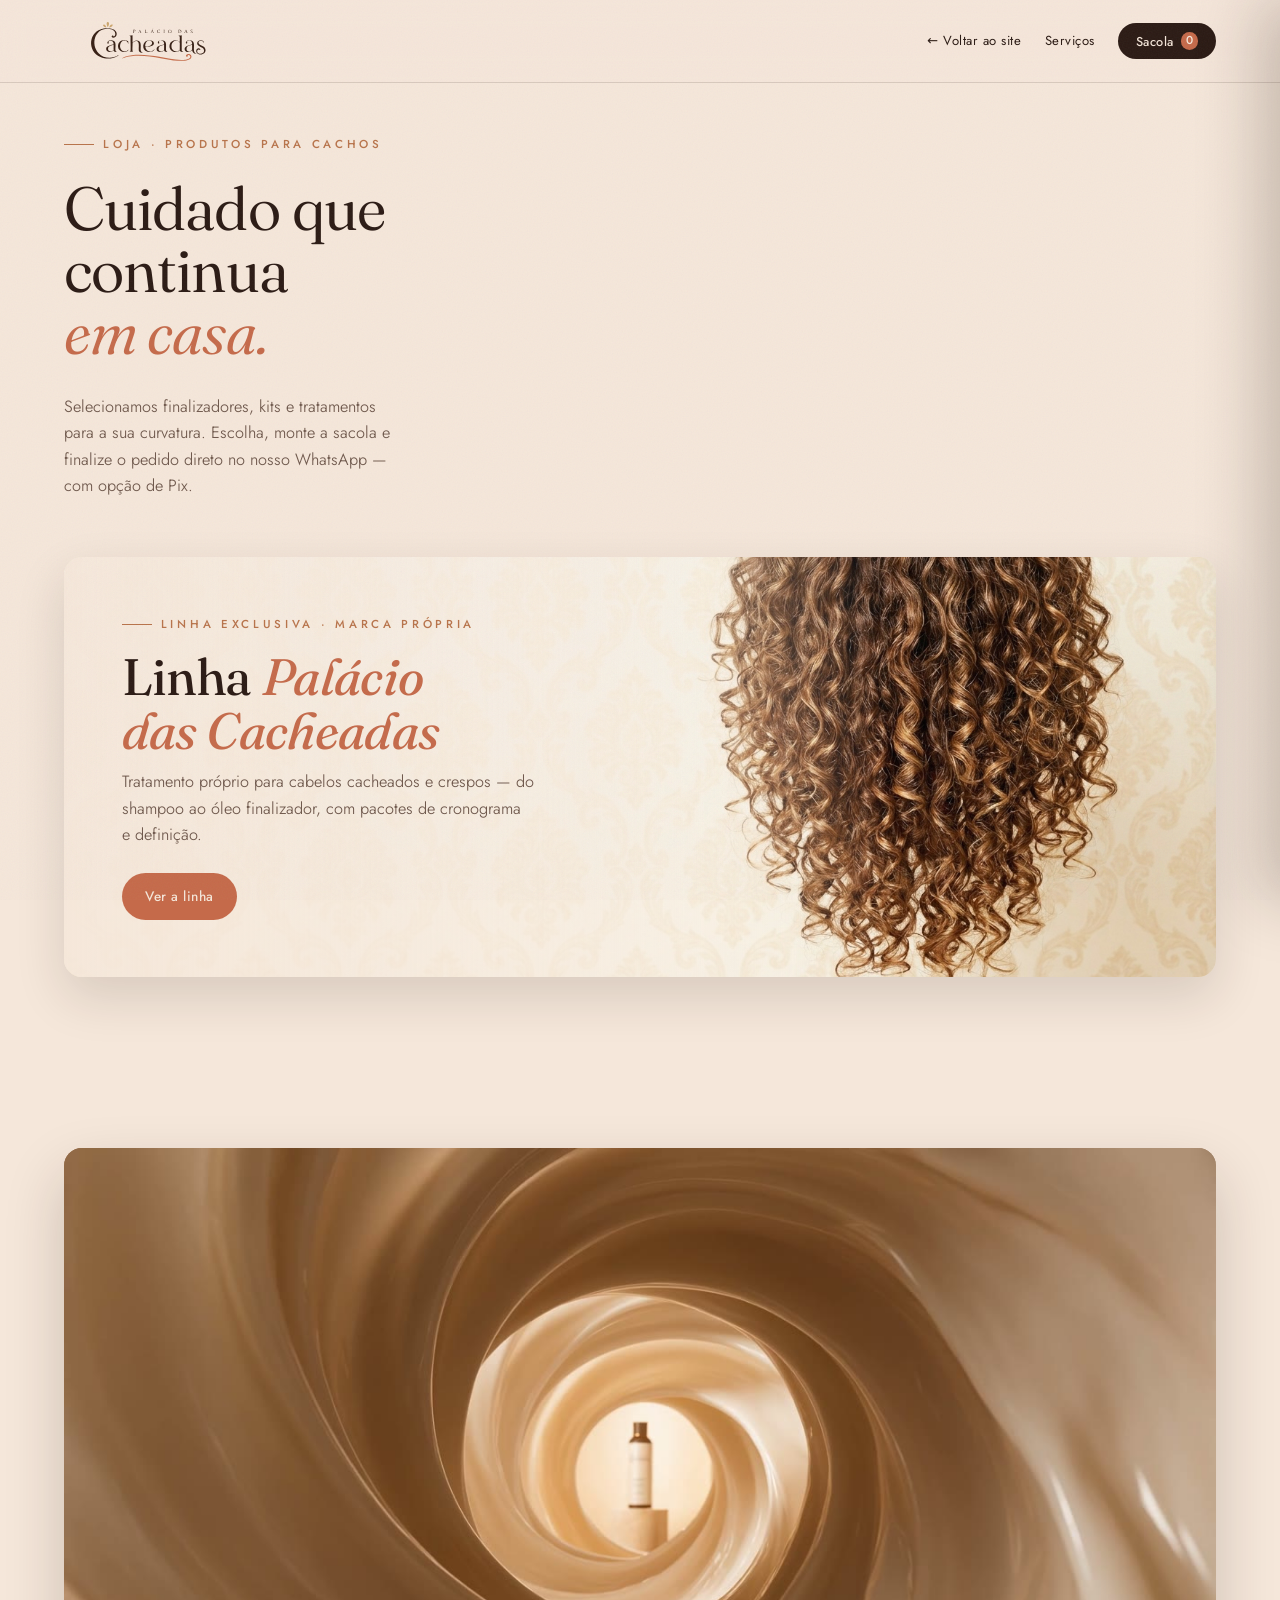
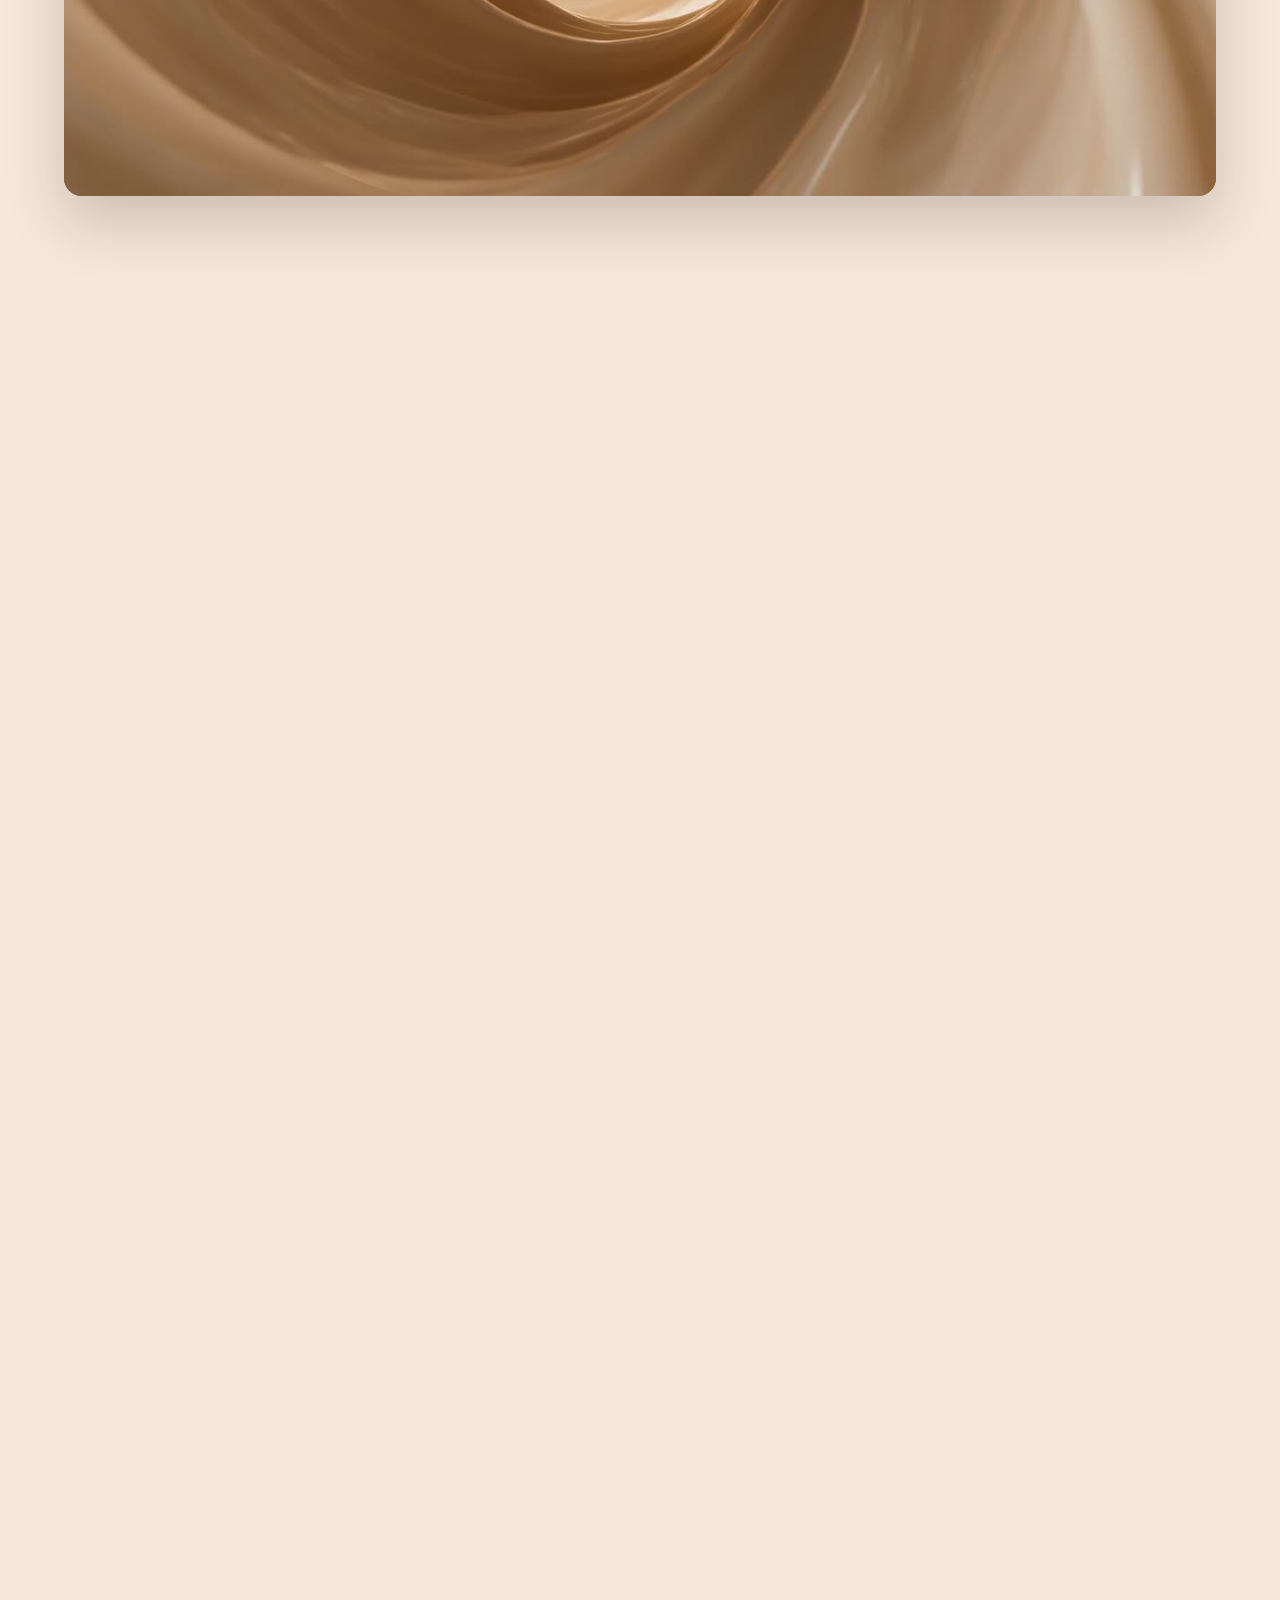
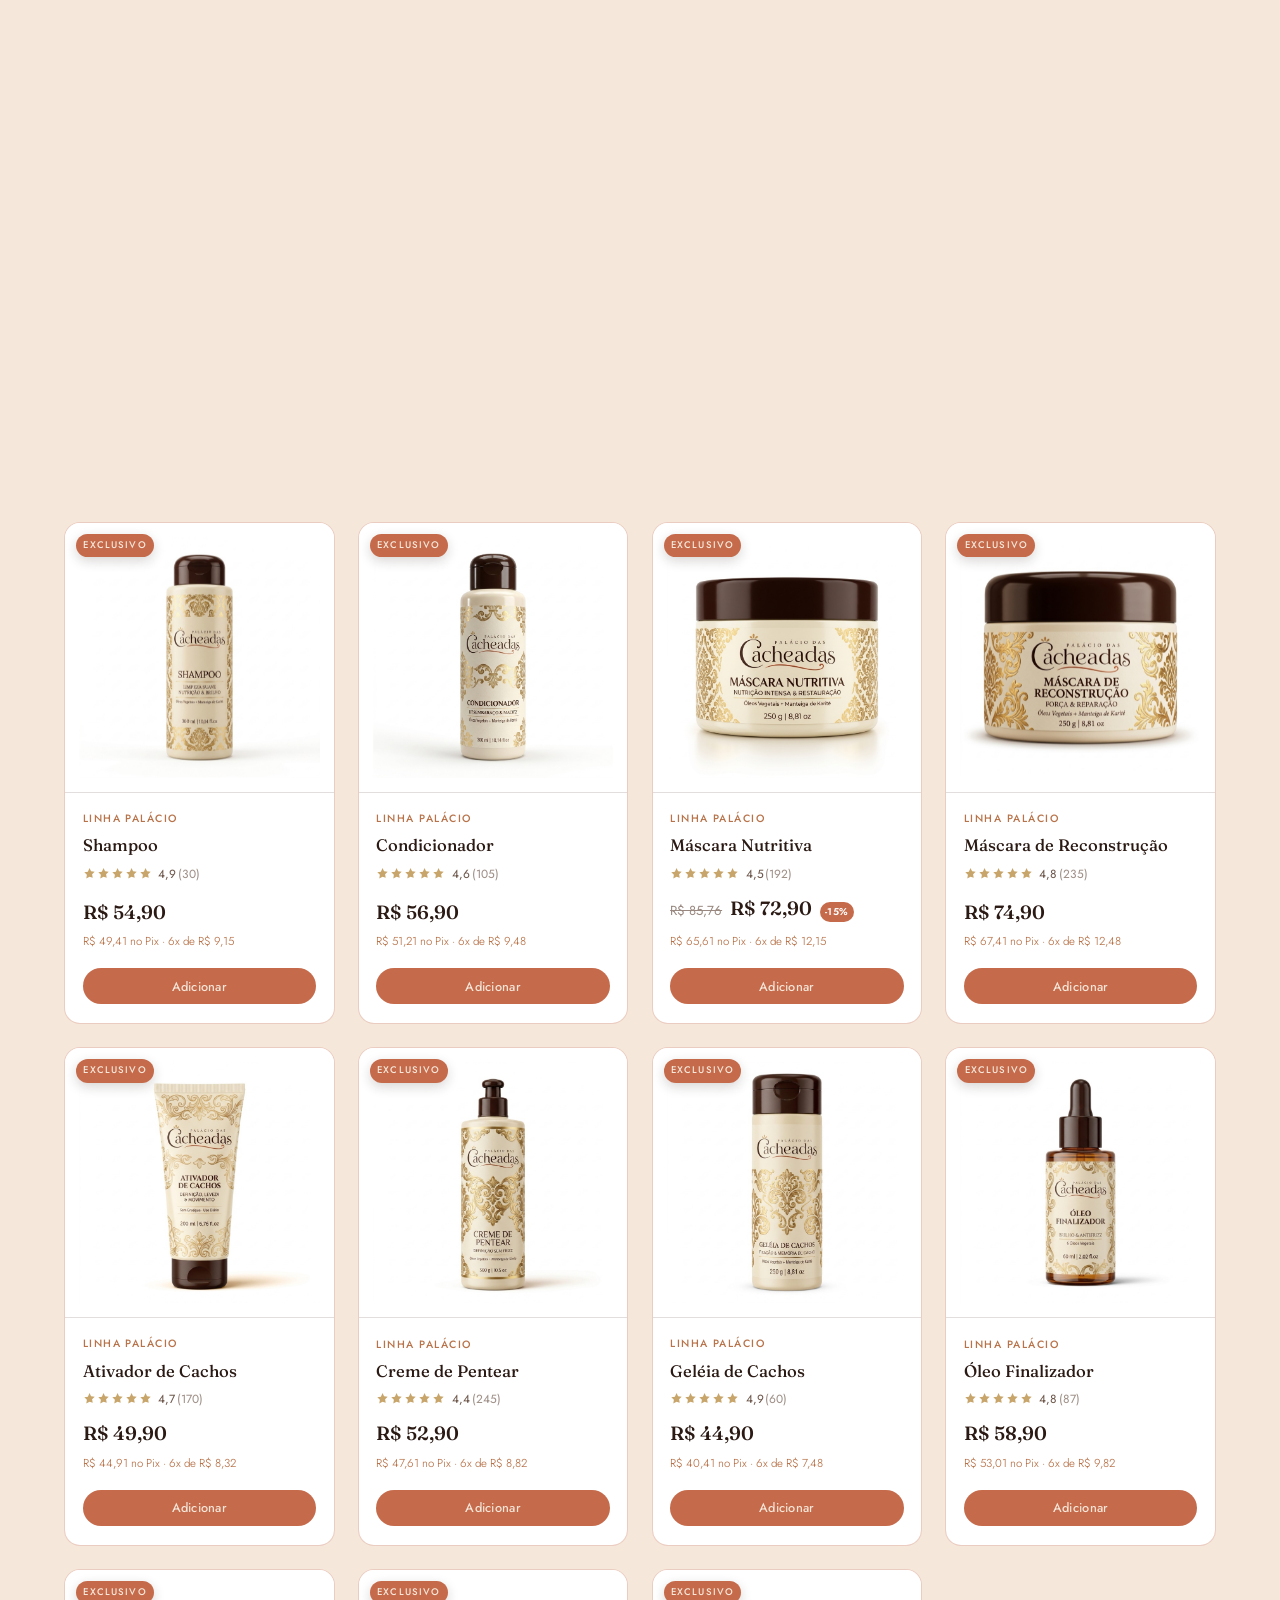
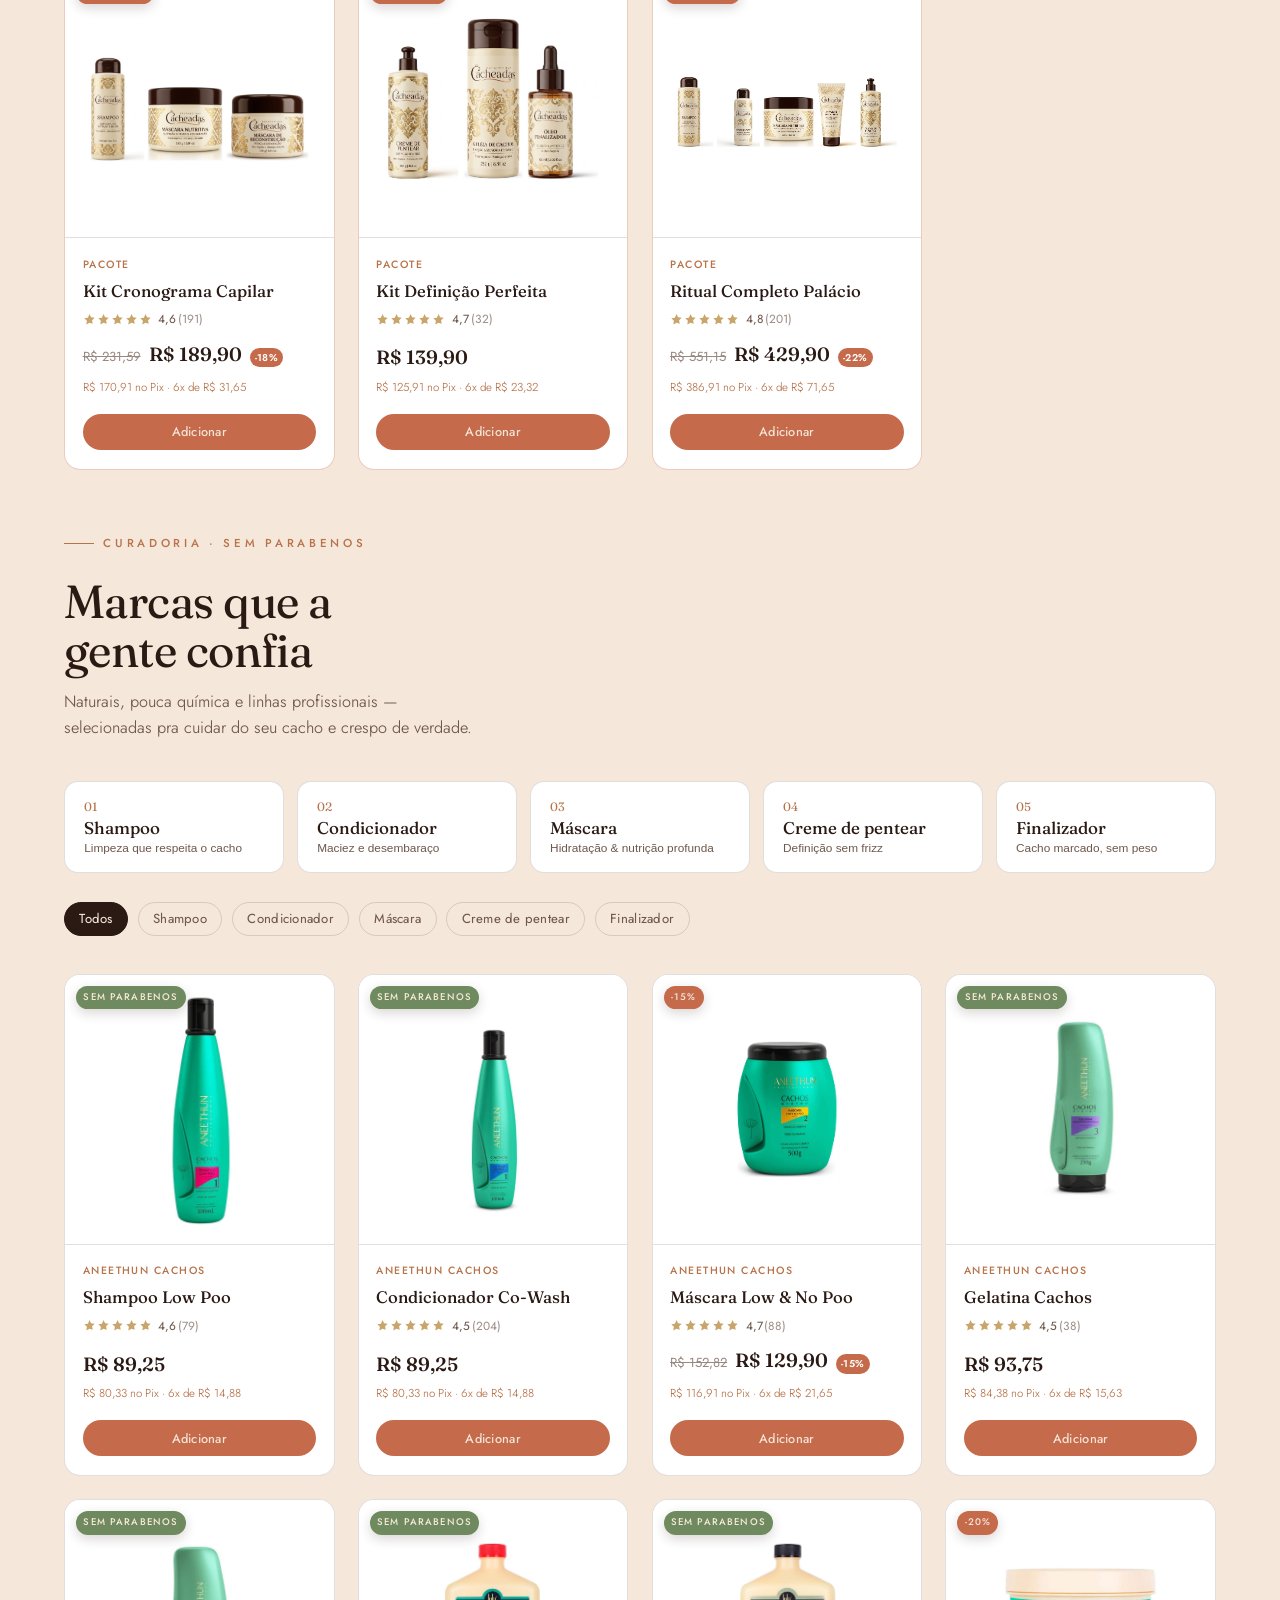
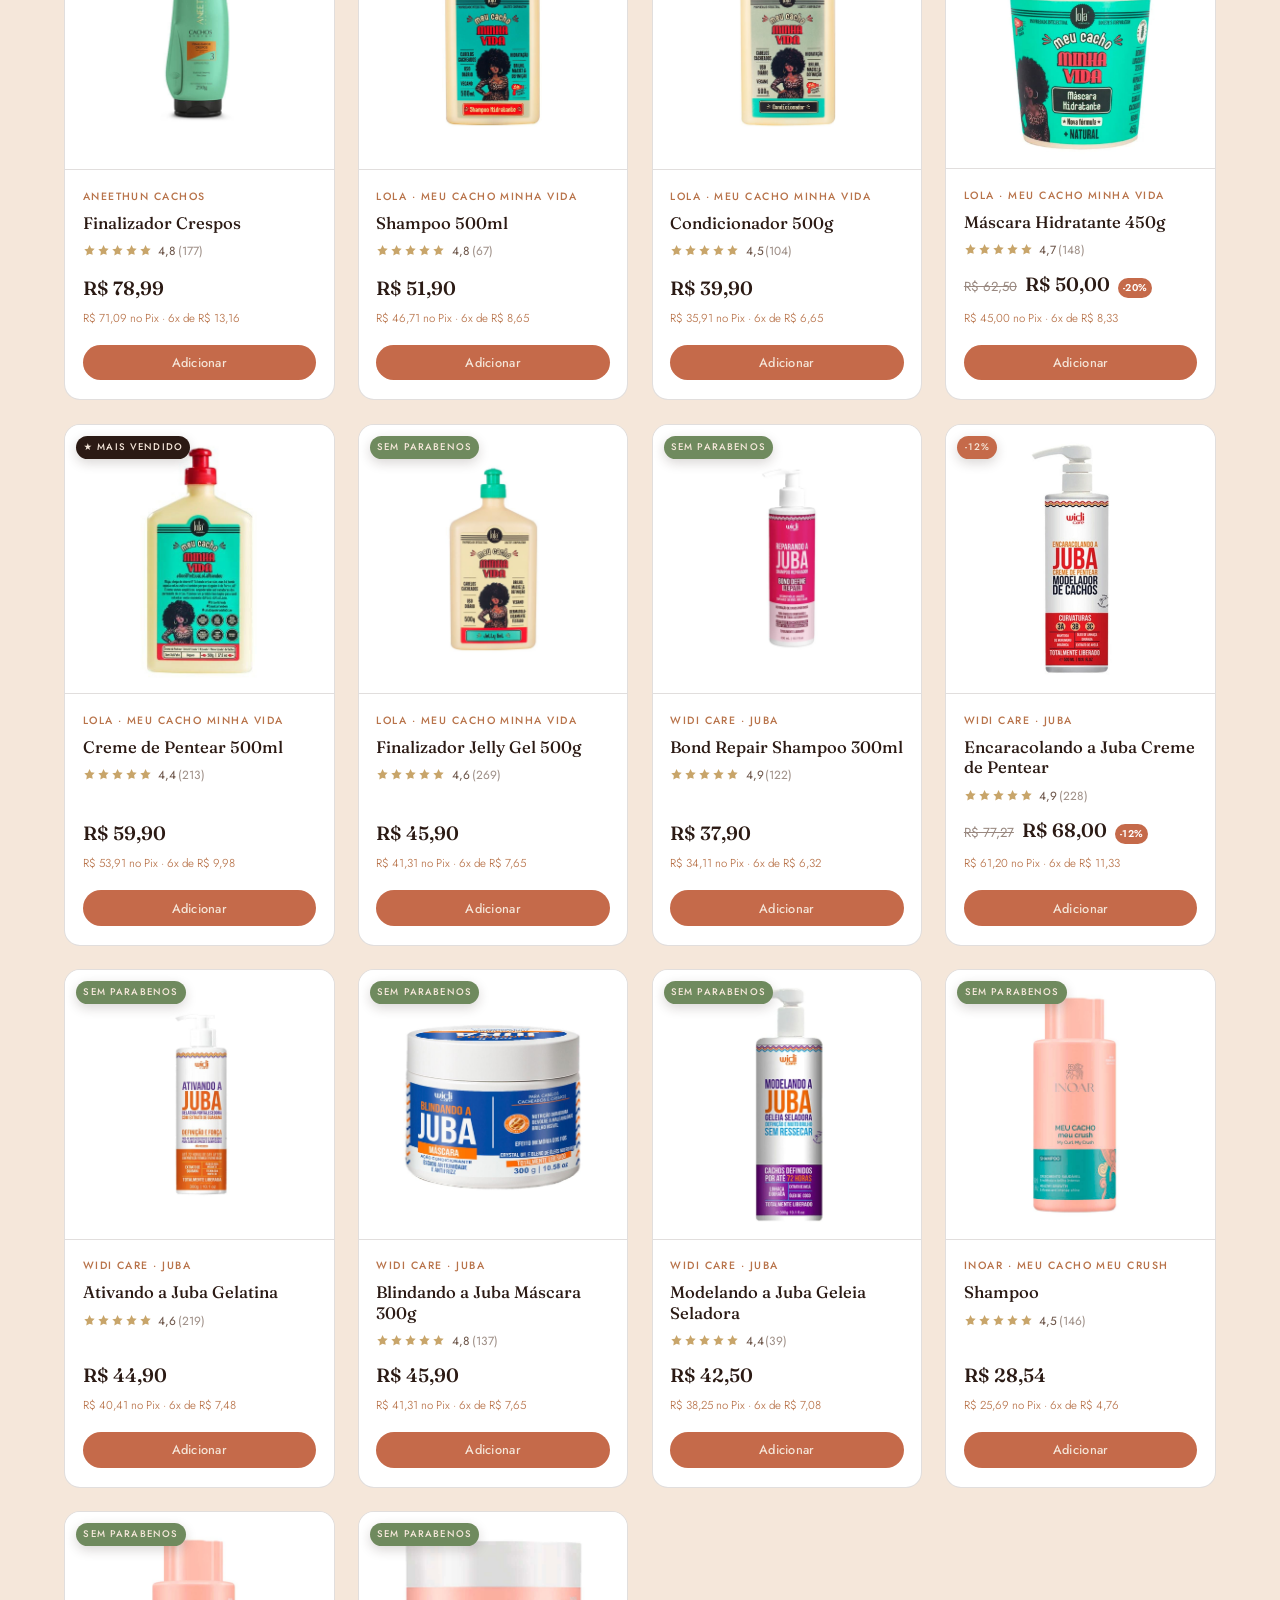
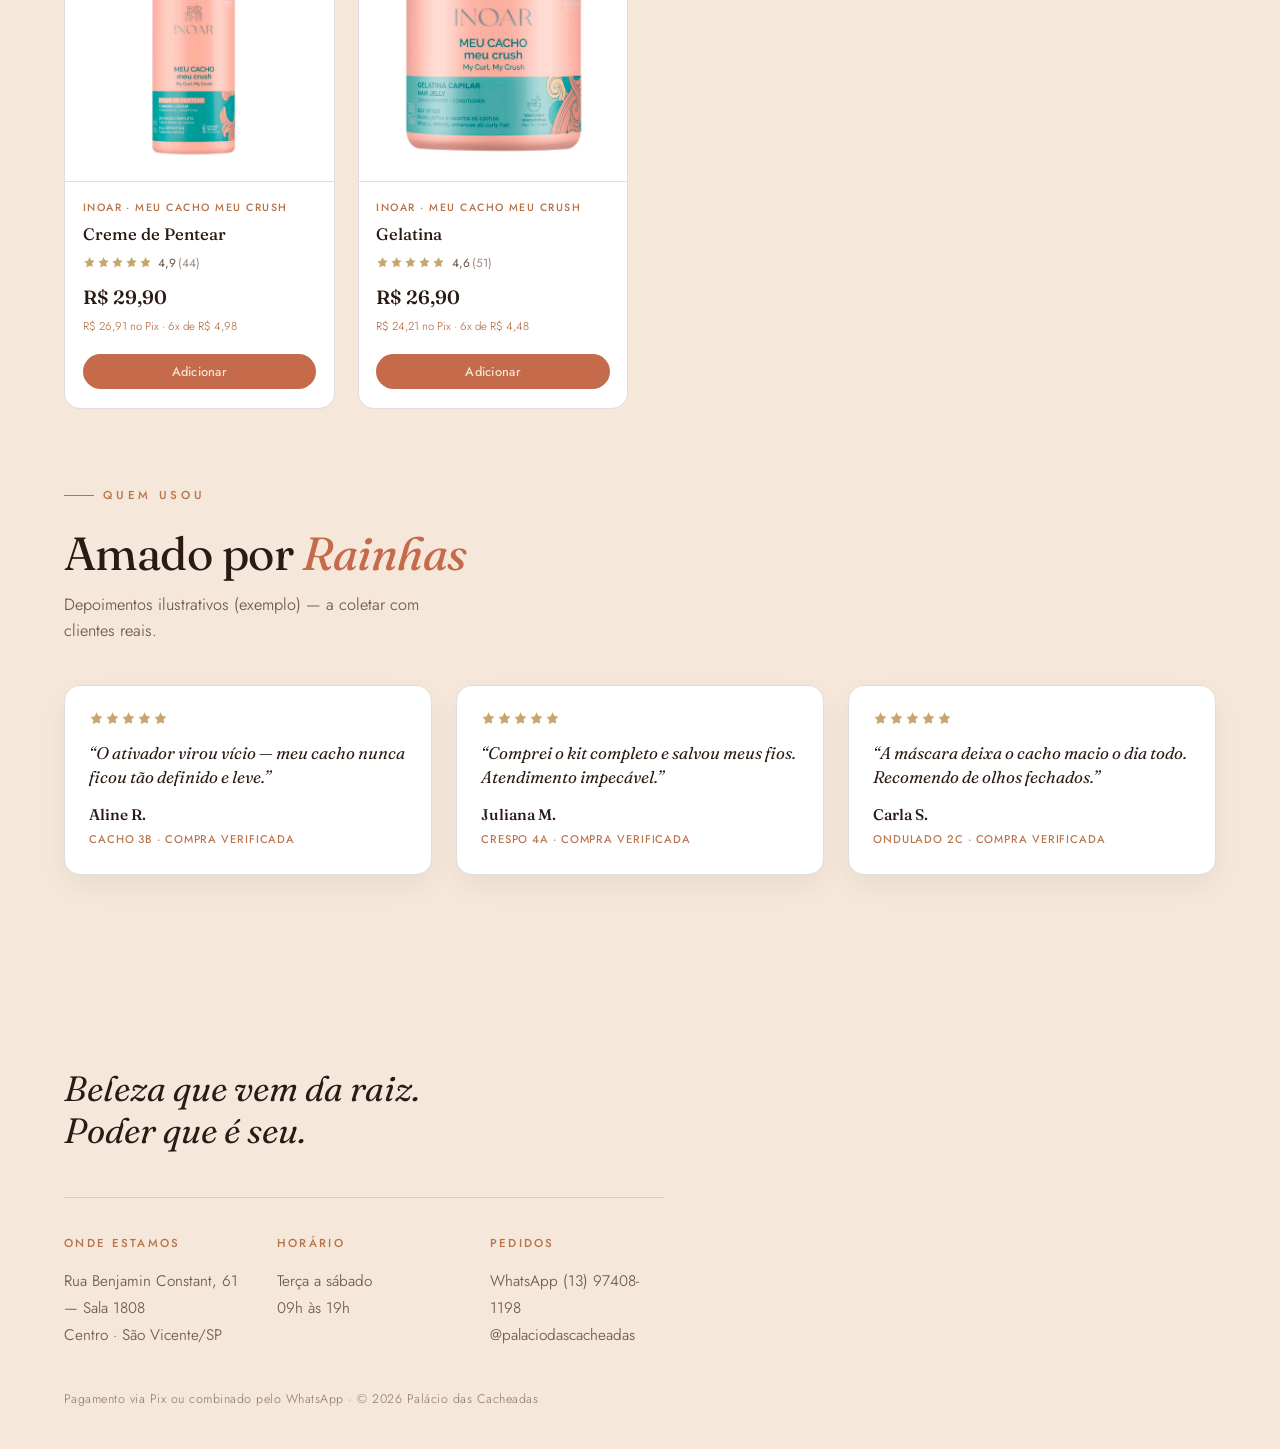
<file: loja.html>
<!DOCTYPE html>
<html lang="pt-BR">
<head>
<meta charset="UTF-8" />
<meta name="viewport" content="width=device-width, initial-scale=1.0" />
<title>Palácio das Cacheadas — Loja</title>
<meta name="description" content="Produtos para cabelos cacheados, ondulados e crespos selecionados pelo Palácio das Cacheadas. Kits, finalizadores e tratamentos. Peça pelo WhatsApp." />
<meta property="og:title" content="Palácio das Cacheadas — Loja" />
<meta property="og:description" content="Produtos para cachos selecionados a dedo. Peça pelo WhatsApp." />
<link rel="preconnect" href="https://fonts.googleapis.com" />
<link rel="preconnect" href="https://fonts.gstatic.com" crossorigin />
<link href="https://fonts.googleapis.com/css2?family=Fraunces:ital,opsz,wght@0,9..144,300..600;1,9..144,400..600&family=Jost:wght@300..500&display=swap" rel="stylesheet" />
<link rel="stylesheet" href="css/styles.css?v=7" />
<link rel="stylesheet" href="css/loja.css?v=13" />
</head>
<body class="shop-body">

<div class="grain" aria-hidden="true"></div>

<!-- header -->
<header class="hdr shop-hdr scrolled" data-header>
  <a href="index.html" class="logo" aria-label="Palácio das Cacheadas — início"><img src="assets/logo.svg" alt="Palácio das Cacheadas" /></a>
  <nav class="nav" aria-label="Navegação">
    <a href="index.html">← Voltar ao site</a>
    <a href="index.html#headspa">Serviços</a>
    <button class="btn btn--pill cart-btn" data-cart-open aria-label="Abrir sacola">
      Sacola <span class="cart-count" data-cart-count>0</span>
    </button>
  </nav>
</header>

<main class="shop" id="top">

  <!-- hero da loja -->
  <section class="shop-hero">
    <p class="kicker" data-rise>Loja · Produtos para cachos</p>
    <h1 class="shop-hero__title" data-rise>Cuidado que continua <em>em casa.</em></h1>
    <p class="lead" data-rise>Selecionamos finalizadores, kits e tratamentos para a sua curvatura. Escolha, monte a sacola e finalize o pedido direto no nosso WhatsApp — com opção de Pix.</p>
  </section>

  <!-- LINHA EXCLUSIVA (marca própria) -->
  <section class="linha" id="linha">
    <div class="linha-banner" data-rise>
      <img class="linha-banner__bg" src="assets/loja/linha-banner.jpg?v=2" alt="" loading="lazy" />
      <div class="linha-banner__text">
        <p class="kicker">Linha exclusiva · marca própria</p>
        <h2 class="display">Linha <em>Palácio das Cacheadas</em></h2>
        <p class="lead">Tratamento próprio para cabelos cacheados e crespos — do shampoo ao óleo finalizador, com pacotes de cronograma e definição.</p>
        <a href="#linha-grid" class="btn btn--solid">Ver a linha</a>
      </div>
    </div>
    <!-- reel cinematográfica PINNED: gruda no centro, scroll toca o vídeo inteiro, segura o último frame, então revela os produtos -->
    <div class="linha-reel-track" data-reel-track aria-label="Linha Palácio das Cacheadas — os produtos em movimento">
      <div class="linha-reel-sticky">
        <figure class="linha-reel">
          <img class="linha-reel__poster" data-reel-fallback src="assets/loja/linha-reel/r_001.jpg?v=1" alt="Linha exclusiva Palácio das Cacheadas em movimento" loading="lazy" />
          <canvas class="linha-reel__canvas" data-reel-canvas aria-hidden="true"></canvas>
        </figure>
      </div>
    </div>
    <ul class="shop-grid" data-grid-linha id="linha-grid"></ul>
  </section>

  <!-- MAIS PRODUTOS (outras marcas) -->
  <section class="mais" id="catalogo">
    <div class="section-head" data-rise>
      <p class="kicker">Curadoria · sem parabenos</p>
      <h2 class="display">Marcas que a gente confia</h2>
      <p class="lead">Naturais, pouca química e linhas profissionais — selecionadas pra cuidar do seu cacho e crespo de verdade.</p>
    </div>
    <div class="catcards" data-catcards aria-label="Categorias"></div>
    <div class="shop-filters" data-filters aria-label="Filtrar por categoria"></div>
    <ul class="shop-grid" data-grid></ul>
    <p class="shop-empty" data-empty hidden>Nenhum produto nesta categoria.</p>
  </section>

  <!-- reviews (ilustrativas) -->
  <section class="reviews" id="avaliacoes">
    <div class="section-head" data-rise>
      <p class="kicker">Quem usou</p>
      <h2 class="display">Amado por <em>Rainhas</em></h2>
      <p class="lead">Depoimentos ilustrativos (exemplo) — a coletar com clientes reais.</p>
    </div>
    <div class="reviews__grid" data-reviews-grid></div>
  </section>

</main>

<footer class="footer shop-footer" id="contato">
  <div class="col">
    <p class="footer__tag" data-rise>Beleza que vem da raiz.<br />Poder que é seu.</p>
    <div class="footer__grid" data-rise>
      <div><h4>Onde estamos</h4><p>Rua Benjamin Constant, 61 — Sala 1808<br />Centro · São Vicente/SP</p></div>
      <div><h4>Horário</h4><p>Terça a sábado<br />09h às 19h</p></div>
      <div><h4>Pedidos</h4><p><a href="https://wa.me/5513974081198" target="_blank" rel="noopener">WhatsApp (13) 97408-1198</a><br /><a href="https://www.instagram.com/palaciodascacheadas/" target="_blank" rel="noopener">@palaciodascacheadas</a></p></div>
    </div>
    <p class="footer__fine">Pagamento via Pix ou combinado pelo WhatsApp · © 2026 Palácio das Cacheadas</p>
  </div>
</footer>

<!-- sacola (drawer) -->
<div class="cart-backdrop" data-cart-backdrop hidden></div>
<aside class="cart" data-cart aria-label="Sacola de compras" aria-hidden="true">
  <div class="cart__head">
    <h2>Sua sacola</h2>
    <button class="cart__close" data-cart-close aria-label="Fechar sacola">✕</button>
  </div>
  <ul class="cart__items" data-cart-items></ul>
  <p class="cart__empty" data-cart-empty>Sua sacola está vazia.<br /><span>Adicione produtos para continuar.</span></p>
  <div class="cart__foot" data-cart-foot hidden>
    <div class="cart__ship" data-cart-ship hidden></div>
    <div class="cart__lines">
      <div class="cart__line"><span>Subtotal</span><b data-cart-sub>R$ 0,00</b></div>
      <div class="cart__line"><span>Frete</span><b data-cart-frete>—</b></div>
    </div>
    <div class="cart__total"><span>Total</span><strong data-cart-total>R$ 0,00</strong></div>
    <a class="btn btn--solid cart__checkout" data-cart-checkout target="_blank" rel="noopener">Finalizar no WhatsApp</a>
    <p class="cart__note">Você confirma o pedido e o pagamento (Pix) com a gente no WhatsApp. <span class="cart__ilus">Frete e condições ilustrativos (exemplo).</span></p>
  </div>
</aside>

<!-- modal de produto (quick-view) -->
<div class="pmodal" data-pmodal hidden aria-hidden="true" role="dialog" aria-modal="true" aria-label="Detalhes do produto">
  <div class="pmodal__card" data-pmodal-card></div>
</div>

<!-- toasts -->
<div class="toasts" data-toasts aria-live="polite"></div>

<script src="js/loja-data.js?v=2"></script>
<script src="js/loja-linha.js?v=2"></script>
<script src="js/loja.js?v=7"></script>
</body>
</html>
</file>
<file: css/styles.css>
/* ========================================================================
   PALÁCIO DAS CACHEADAS — cacho-mola de fundo (scrub no scroll)
   Fundo fixo à direita · conteúdo rico à esquerda · creme #F5E7DA
   ===================================================================== */

:root{
  --espresso:#2B1A14; --terracota:#C56A4A; --ouro:#C8A56A; --cobre:#B8734A;
  --creme:#F5E7DA; --creme-2:#EFE0D1;
  --ink:#2B1A14; --ink-soft:#6E574B; --line:rgba(43,26,20,.14);
  --ff-display:"Fraunces",Georgia,serif; --ff-body:"Jost",system-ui,sans-serif;
  --maxw:1340px; --pad:clamp(20px,5vw,80px); --e1:cubic-bezier(.22,1,.36,1);
}

*{box-sizing:border-box;margin:0;padding:0}
html{-webkit-font-smoothing:antialiased;text-rendering:optimizeLegibility;scroll-behavior:smooth}
body{font-family:var(--ff-body);background:var(--creme);color:var(--ink);font-weight:400;line-height:1.62;overflow-x:hidden}
img,picture,canvas{display:block;max-width:100%}
a{color:inherit;text-decoration:none}
em{font-style:italic}
::selection{background:var(--terracota);color:var(--creme)}

/* grão */
.grain{position:fixed;inset:0;z-index:60;pointer-events:none;opacity:.05;
  background-image:url("data:image/svg+xml,%3Csvg xmlns='http://www.w3.org/2000/svg' width='180' height='180'%3E%3Cfilter id='n'%3E%3CfeTurbulence type='fractalNoise' baseFrequency='.8' numOctaves='2' stitchTiles='stitch'/%3E%3C/filter%3E%3Crect width='100%25' height='100%25' filter='url(%23n)'/%3E%3C/svg%3E")}

/* ---------- cacho-mola: fundo fixo ---------- */
.curl-stage{position:fixed;inset:0;z-index:0;pointer-events:none}
.curl-canvas,.curl-fallback{position:absolute;inset:0;width:100%;height:100%;object-fit:cover;object-position:center}

/* ---------- abertura: logo grande encolhe pro header no scroll ---------- */
.brandmark{position:fixed;top:50%;left:50%;width:min(620px,72vw);z-index:45;transform:translate(-50%,-50%);transform-origin:center center;will-change:transform;pointer-events:none}
.brandmark::before{content:"";position:absolute;inset:-50% -16%;z-index:-1;pointer-events:none;background:radial-gradient(58% 62% at 45% 52%,var(--creme) 0%,var(--creme) 42%,rgba(245,231,218,0) 80%);opacity:calc(1 - var(--introp,0))}
.brandmark img{width:100%;height:auto;display:block;filter:drop-shadow(0 14px 36px rgba(43,26,20,.20));transition:filter .3s}
.brandmark.docked img{filter:none}
.intro{height:100svh;display:flex;align-items:flex-end;justify-content:center;padding-bottom:7vh;pointer-events:none}
.intro__hint{display:flex;flex-direction:column;align-items:center;gap:.7em;font-size:.72rem;font-weight:460;letter-spacing:.3em;text-transform:uppercase;color:var(--cobre)}
.intro__hint::after{content:"";width:1px;height:30px;background:linear-gradient(var(--cobre),transparent);animation:hintpulse 1.8s var(--e1) infinite}
@keyframes hintpulse{0%,100%{opacity:.3;transform:scaleY(.7)}50%{opacity:1;transform:scaleY(1)}}
/* com a abertura ativa: o logo do header é a brandmark; nav só aparece ao rolar */
body.has-intro .hdr .logo{visibility:hidden}
body.has-intro .hdr .nav{opacity:var(--navop,0)}

/* ---------- header ---------- */
.hdr{position:fixed;top:0;left:0;width:100%;z-index:40;display:flex;align-items:center;justify-content:space-between;
  padding:clamp(16px,2.2vw,26px) var(--pad);transition:background .5s var(--e1),box-shadow .5s,padding .5s}
.hdr.scrolled{background:rgba(245,231,218,.8);backdrop-filter:blur(12px);box-shadow:0 1px 0 var(--line);padding-top:13px;padding-bottom:13px}
.logo img{height:clamp(40px,4.4vw,56px);width:auto}
.nav{display:flex;align-items:center;gap:clamp(14px,1.8vw,30px)}
.nav a:not(.btn){font-size:.82rem;font-weight:400;letter-spacing:.04em;position:relative;padding:4px 0}
.nav a:not(.btn)::after{content:"";position:absolute;left:0;bottom:0;width:100%;height:1px;background:var(--terracota);transform:scaleX(0);transform-origin:right;transition:transform .4s var(--e1)}
.nav a:not(.btn):hover::after{transform:scaleX(1);transform-origin:left}

/* ---------- botões ---------- */
.btn{display:inline-flex;align-items:center;justify-content:center;font-family:var(--ff-body);font-weight:460;font-size:.86rem;letter-spacing:.04em;padding:.9em 1.7em;border-radius:100px;transition:transform .3s var(--e1),background .3s,color .3s,border-color .3s;white-space:nowrap}
.btn--solid{background:var(--terracota);color:var(--creme)}
.btn--solid:hover{background:var(--espresso);transform:translateY(-2px)}
.btn--ghost{border:1.5px solid var(--line);color:var(--ink)}
.btn--ghost:hover{border-color:var(--espresso);background:var(--espresso);color:var(--creme)}
.btn--pill{background:var(--espresso);color:var(--creme);padding:.7em 1.4em;font-size:.8rem}
.btn--pill:hover{background:var(--terracota)}
/* Loja: pílula creme fosca — legível sobre o cacho e sobre o creme (secundária ao Agendar) */
.btn--line{background:rgba(245,231,218,.62);backdrop-filter:blur(9px);-webkit-backdrop-filter:blur(9px);color:var(--espresso);border:1.5px solid rgba(43,26,20,.22)}
.btn--line:hover{background:var(--espresso);color:var(--creme);border-color:var(--espresso);transform:translateY(-2px)}

/* ---------- layout: coluna de conteúdo à esquerda ---------- */
.shell{position:relative;z-index:1}
.col{width:min(600px,54vw);margin-left:max(var(--pad),calc((100% - var(--maxw))/2 + var(--pad)))}

.hero{min-height:90svh;display:flex;align-items:center;padding:max(13vh,104px) 0 5vh}
.block{padding:clamp(46px,7vh,92px) 0}
.block--feature{background:linear-gradient(90deg,rgba(43,26,20,.04),transparent 70%)}
.block--quote{padding-block:clamp(40px,6vh,76px)}
.footer{padding:clamp(56px,9vh,112px) 0 40px}

/* ---------- tipografia ----------
   Contraste de peso: corpo leve e editorial (340) ↔ títulos serifa
   com sizing óptico ↔ acentos fortes (560–600). Quebras equilibradas. */
.eyebrow,.kicker{font-size:.72rem;font-weight:500;letter-spacing:.32em;text-transform:uppercase;color:var(--cobre);display:flex;align-items:center;gap:.8em;margin-bottom:1.5rem}
.eyebrow::before,.kicker::before{content:"";width:30px;height:1px;background:var(--cobre)}

.hero__title{font-family:var(--ff-display);font-weight:360;font-optical-sizing:auto;font-size:clamp(2.7rem,6.4vw,5.4rem);line-height:.98;letter-spacing:-.015em;color:var(--espresso)}
.hero__title em{font-style:italic;font-weight:380;color:var(--terracota)}
.lead{margin:1.9rem 0 2.5rem;max-width:44ch;font-size:clamp(1.02rem,1.2vw,1.14rem);font-weight:340;line-height:1.62;color:var(--ink-soft);text-wrap:pretty}
.actions{display:flex;flex-wrap:wrap;gap:14px;margin-bottom:2.3rem}
.proof{font-size:.94rem;font-weight:340;color:var(--ink-soft);text-wrap:pretty}
.proof strong{font-family:var(--ff-display);font-weight:600;color:var(--espresso)}

.display{font-family:var(--ff-display);font-weight:420;font-optical-sizing:auto;font-size:clamp(2rem,4.6vw,3.7rem);line-height:1.06;letter-spacing:-.012em;color:var(--espresso);max-width:17ch;text-wrap:balance}
.display em{font-style:italic;font-weight:440;color:var(--terracota)}
.body{margin-top:1.7rem;max-width:48ch;font-size:1.06rem;font-weight:340;line-height:1.72;color:var(--ink-soft);text-wrap:pretty}

/* comunidade — foto das sócias em destaque */
.community__photo{margin-top:clamp(2.4rem,4vw,3.4rem);margin-left:max(var(--pad),calc((100% - var(--maxw))/2 + var(--pad)));width:min(960px,90vw)}
.community__photo{position:relative}
.community__photo img{width:100%;height:auto;display:block;filter:drop-shadow(0 26px 50px rgba(43,26,20,.16))}
/* foto no canto esquerdo, sem invadir o cacho (Victor: "mais no canto onde estavam originalmente") */
.community .community__photo{width:min(680px,52vw);margin-left:auto;margin-right:auto}
.community__cap{margin-top:1.3rem;max-width:46ch;font-size:.98rem;font-weight:340;line-height:1.6;color:var(--ink-soft);text-wrap:pretty}
.community__cap strong{font-family:var(--ff-display);font-style:italic;font-weight:500;color:var(--espresso)}
.community__names{display:block;margin-top:.5rem;font-size:.74rem;font-weight:460;letter-spacing:.16em;text-transform:uppercase;color:var(--cobre)}

/* serviços */
.services{list-style:none;margin-top:2.8rem;border-top:1px solid var(--line)}
.services li{display:grid;grid-template-columns:auto 1fr auto;align-items:baseline;gap:1.2rem;padding:1.5rem 0;border-bottom:1px solid var(--line);transition:padding-left .4s var(--e1)}
.services li:hover{padding-left:.6rem}
.s-idx{font-family:var(--ff-display);font-weight:420;font-size:.9rem;color:var(--cobre)}
.services h3{font-family:var(--ff-display);font-weight:460;font-size:1.42rem;line-height:1.12}
.services p{color:var(--ink-soft);font-weight:340;font-size:.95rem;line-height:1.55;margin-top:.3rem;text-wrap:pretty}
.s-time{font-size:.74rem;font-weight:420;letter-spacing:.12em;text-transform:uppercase;color:var(--cobre);white-space:nowrap}

/* head spa — editorial (copy + foto do ritual) */
.block--feature .btn{margin-top:2.3rem}
.feature-grid{max-width:var(--maxw);margin-inline:auto;padding-inline:var(--pad);display:grid;grid-template-columns:1.05fr .9fr;gap:clamp(2rem,5vw,5rem);align-items:center}
.feature-copy{max-width:48ch}
.headspa__photo{position:relative;border-radius:18px;overflow:hidden;box-shadow:0 30px 64px rgba(43,26,20,.26);isolation:isolate}
.headspa__canvas{display:block;width:100%;height:auto;aspect-ratio:720/894;position:relative;z-index:1}
.headspa__fallback{position:absolute;inset:0;width:100%;height:100%;object-fit:cover;z-index:0}
.headspa__cap{position:absolute;left:0;right:0;bottom:0;padding:2.6rem 1.4rem 1.2rem;font-size:.72rem;font-weight:460;letter-spacing:.16em;text-transform:uppercase;color:var(--creme);background:linear-gradient(transparent,rgba(43,26,20,.66));text-align:center}

/* agendamento — preview do feature (mockup) */
.booking__steps{list-style:none;counter-reset:b;margin:1.9rem 0 2rem;display:grid;gap:1rem}
.booking__steps li{position:relative;padding-left:2.4rem;font-size:.98rem;font-weight:340;color:var(--ink-soft);line-height:1.5;counter-increment:b}
.booking__steps li::before{content:counter(b);position:absolute;left:0;top:-.05rem;width:1.6rem;height:1.6rem;border-radius:50%;background:var(--terracota);color:var(--creme);font-family:var(--ff-display);font-size:.82rem;display:flex;align-items:center;justify-content:center}
.booking__steps strong{color:var(--espresso);font-weight:500}
.booking__soon{margin-top:1.3rem;font-size:.72rem;font-weight:460;letter-spacing:.12em;text-transform:uppercase;color:var(--cobre);display:flex;align-items:center;gap:.5em}
.booking__soon span{background:var(--terracota);color:var(--creme);padding:.25em .7em;border-radius:100px;letter-spacing:.08em}
.bmock{background:var(--creme);border:1px solid var(--line);border-radius:20px;box-shadow:0 30px 64px rgba(43,26,20,.18);padding:1.7rem;max-width:430px;margin-inline:auto}
.bmock__head{display:flex;justify-content:space-between;align-items:baseline;margin-bottom:1.3rem}
.bmock__title{font-family:var(--ff-display);font-weight:520;font-size:1.06rem;color:var(--espresso)}
.bmock__cal{font-size:.72rem;letter-spacing:.08em;text-transform:uppercase;color:var(--cobre)}
.bmock__days{display:grid;grid-template-columns:repeat(5,1fr);gap:.5rem;margin-bottom:1rem}
.bmock__days span{display:flex;flex-direction:column;align-items:center;gap:.15rem;padding:.5rem .2rem;border-radius:11px;font-size:.66rem;text-transform:uppercase;letter-spacing:.04em;color:var(--ink-soft);background:var(--creme-2)}
.bmock__days b{font-family:var(--ff-display);font-size:1.02rem;font-weight:460;color:var(--espresso)}
.bmock__days .is-sel{background:var(--espresso)}
.bmock__days .is-sel,.bmock__days .is-sel b{color:var(--creme)}
.bmock__slots{display:grid;grid-template-columns:repeat(3,1fr);gap:.5rem;margin-bottom:1.4rem}
.bmock__slots span{text-align:center;padding:.6rem 0;border-radius:11px;font-size:.84rem;font-weight:420;border:1px solid var(--line);color:var(--espresso)}
.bmock__slots .is-sel{background:var(--terracota);color:var(--creme);border-color:var(--terracota)}
.bmock__slots .is-off{opacity:.4;text-decoration:line-through;border-style:dashed}
.bmock__wa{display:flex;gap:.7rem;align-items:flex-start;background:#E8F6EA;border-radius:14px;padding:.95rem 1rem}
.bmock__wadot{flex:none;width:1.8rem;height:1.8rem;border-radius:50%;background:#25D366;color:#fff;font-size:.9rem;font-weight:700;display:flex;align-items:center;justify-content:center}
.bmock__wa p{font-size:.84rem;line-height:1.42;color:#173d24}
.bmock__wa strong{display:block;font-size:.76rem;color:#0b6b2e;margin-bottom:.2rem}

/* pilares */
.pillars{list-style:none;counter-reset:p;margin-top:2.8rem;display:grid;gap:1.7rem}
.pillars li{border-top:2px solid var(--espresso);padding-top:1.15rem;counter-increment:p}
.pillars h3{font-family:var(--ff-display);font-weight:480;font-size:1.36rem;margin-bottom:.45rem}
.pillars h3::before{content:"0" counter(p)" · ";color:var(--cobre);font-size:.8em}
.pillars p{color:var(--ink-soft);font-weight:340;font-size:.96rem;line-height:1.62;max-width:40ch;text-wrap:pretty}

/* depoimentos */
.testimonials{list-style:none;margin-top:clamp(2rem,3.5vw,3rem);margin-left:max(var(--pad),calc((100% - var(--maxw))/2 + var(--pad)));width:min(1060px,92vw);display:grid;grid-template-columns:repeat(3,1fr);gap:clamp(16px,1.6vw,24px)}
.tcard{position:relative;background:var(--creme-2);border:1px solid var(--line);border-radius:16px;padding:2.1rem 1.6rem 1.7rem;transition:transform .4s var(--e1),box-shadow .4s var(--e1)}
.tcard:hover{transform:translateY(-4px);box-shadow:0 18px 40px rgba(43,26,20,.10)}
.tcard::before{content:"\201C";position:absolute;top:.5rem;left:1.1rem;font-family:var(--ff-display);font-weight:500;font-size:3.4rem;line-height:1;color:var(--terracota);opacity:.45}
.tquote{font-family:var(--ff-display);font-style:italic;font-weight:380;font-size:1.12rem;line-height:1.42;color:var(--espresso);text-wrap:pretty;margin-top:1.3rem}
.tauthor{margin-top:1.5rem}
.tauthor strong{display:block;font-family:var(--ff-display);font-weight:520;font-size:1rem;color:var(--espresso)}
.tauthor span{display:block;margin-top:.25rem;font-size:.71rem;font-weight:460;letter-spacing:.1em;text-transform:uppercase;color:var(--cobre)}

/* quote + stats */
.quote{font-family:var(--ff-display);font-style:italic;font-weight:370;font-size:clamp(1.7rem,3.6vw,2.8rem);line-height:1.2;color:var(--espresso);max-width:20ch;text-wrap:balance}
.stats{display:flex;flex-wrap:wrap;gap:clamp(24px,4vw,56px);margin-top:3rem}
.stats strong{display:block;font-family:var(--ff-display);font-weight:560;font-size:clamp(2rem,4vw,3rem);color:var(--terracota);line-height:1}
.stats span{display:block;margin-top:.45rem;font-size:.78rem;font-weight:420;letter-spacing:.1em;text-transform:uppercase;color:var(--ink-soft)}

/* footer */
.footer__tag{font-family:var(--ff-display);font-style:italic;font-weight:380;font-size:clamp(1.5rem,3vw,2.2rem);line-height:1.22;color:var(--espresso);margin-bottom:2.7rem;text-wrap:balance}
.footer__grid{display:grid;grid-template-columns:repeat(3,1fr);gap:clamp(20px,3vw,44px);border-top:1px solid var(--line);padding-top:2.3rem}
.footer__grid h4{font-size:.72rem;font-weight:500;letter-spacing:.2em;text-transform:uppercase;color:var(--cobre);margin-bottom:.95rem}
.footer__grid p{color:var(--ink-soft);font-weight:340;font-size:.96rem;line-height:1.75}
.footer__grid a:hover{color:var(--terracota)}
.footer__fine{margin-top:2.5rem;font-size:.78rem;font-weight:340;letter-spacing:.04em;color:var(--ink-soft);opacity:.7}

/* ---------- reveal ---------- */
[data-rise]{opacity:0;transform:translateY(24px);transition:opacity .9s var(--e1),transform .9s var(--e1)}
[data-rise].in{opacity:1;transform:none}

/* ---------- responsivo ---------- */
@media (max-width:900px){
  /* intro DISCRETO no mobile: estados fixos + TRANSIÇÕES CSS (compositor) — sincronia nativa, fim do "outro fps". O JS só liga a classe .intro-done ao cruzar o limiar de scroll. */
  .curl-stage{left:auto;width:62%;opacity:.82;transform:translateX(0);transform-origin:right center;will-change:transform,opacity;transition:transform .8s cubic-bezier(.4,0,.2,1),opacity .8s ease}
  body.intro-done .curl-stage{transform:translateX(98%);opacity:.1}   /* cacho desliza pra direita + some */
  .curl-canvas,.curl-fallback{object-position:72% center}
  .brandmark{width:min(400px,60vw);transform:translate(-50%,-50%) translateX(-12vw);transition:transform .6s cubic-bezier(.4,0,.2,1),opacity .45s ease;will-change:transform,opacity}  /* logo à esquerda no intro (livre do cacho) */
  body.intro-done .brandmark{opacity:0;transform:translate(-50%,-50%) translateX(-12vw) scale(.72);pointer-events:none}   /* fade-out do logo grande */
  body.has-intro .hdr .logo{visibility:visible;opacity:0;transition:opacity .5s ease .12s}     /* logo real do header: crossfade in */
  body.has-intro.intro-done .hdr .logo{opacity:1}
  body.has-intro .hdr .nav{transition:opacity .5s ease .1s}                                      /* nav/botões fade suave (via --navop 0→1) */
  .brandmark::before{display:none}
  .brandmark img{filter:none}
  .intro__hint{transition:opacity .4s ease}
  body.intro-done .intro__hint{opacity:0}                  /* some o "role para entrar" ao entrar */
  .intro{height:82svh}                                     /* intro um pouco mais curta no mobile → conteúdo chega mais cedo após o logo sair */
  .col{width:100%;margin-left:0;padding-inline:var(--pad)}
  .nav a:not(.btn){display:none}
  .community .community__photo{margin-left:0;padding-inline:var(--pad);width:100%}
  .testimonials{grid-template-columns:1fr;margin-left:0;padding-inline:var(--pad);width:100%;gap:16px}
  .feature-grid{grid-template-columns:1fr;gap:2.2rem}
  .feature-copy{max-width:none}
  .footer__grid{grid-template-columns:1fr;gap:26px}
  .lead,.body,.pillars p{max-width:none}
  .display,.quote{max-width:none}
}
@media (max-width:480px){
  .hero__title{font-size:clamp(2.4rem,11vw,3.2rem)}
  .nav{gap:9px}
  .btn--pill{padding:.6em 1.05em;font-size:.74rem}
}

@media (prefers-reduced-motion:reduce){
  *{animation:none!important;transition:none!important;scroll-behavior:auto!important}
  [data-rise]{opacity:1;transform:none}
  .brandmark{display:none}
  .intro{height:0}
  body.has-intro .hdr .logo{visibility:visible}
  body.has-intro .hdr .nav{opacity:1}
}
</file>
<file: apresentacao/css/app.css>
/* ========================================================================
   PALÁCIO DAS CACHEADAS — APRESENTAÇÃO
   Deck editorial CLARO · creme #F5E7DA · moldura ouro (dossiê) em todas as
   páginas · Fraunces + Jost · sem libs
   ===================================================================== */

:root{
  --espresso:#2B1A14; --terracota:#C56A4A; --ouro:#C8A56A; --cobre:#B8734A;
  --creme:#F5E7DA; --creme-2:#EFE0D1; --card:#FBF2E6;
  --ink:#2B1A14; --ink-soft:#6E574B; --line:rgba(43,26,20,.14);
  --ff-display:"Fraunces",Georgia,serif; --ff-body:"Jost",system-ui,sans-serif;
  --maxw:1180px; --pad:clamp(44px,8vw,108px); --e1:cubic-bezier(.22,1,.36,1);
}

*{box-sizing:border-box;margin:0;padding:0}
html{-webkit-font-smoothing:antialiased;text-rendering:optimizeLegibility;scroll-behavior:smooth}
body{font-family:var(--ff-body);background:var(--creme);color:var(--ink);font-weight:400;line-height:1.62;overflow-x:hidden}
img,picture,canvas{display:block;max-width:100%}
a{color:inherit;text-decoration:none}
em{font-style:italic}
strong{font-weight:500;color:var(--espresso)}
::selection{background:var(--terracota);color:var(--creme)}

/* grão */
.grain{position:fixed;inset:0;z-index:60;pointer-events:none;opacity:.045;
  background-image:url("data:image/svg+xml,%3Csvg xmlns='http://www.w3.org/2000/svg' width='180' height='180'%3E%3Cfilter id='n'%3E%3CfeTurbulence type='fractalNoise' baseFrequency='.8' numOctaves='2' stitchTiles='stitch'/%3E%3C/filter%3E%3Crect width='100%25' height='100%25' filter='url(%23n)'/%3E%3C/svg%3E")}

/* moldura ouro fixa — o "dossiê" que une todas as páginas */
.frame{position:fixed;inset:22px;z-index:55;pointer-events:none;border:1px solid rgba(200,165,106,.5);border-radius:5px}
.frame .c{position:absolute;width:8px;height:8px;background:var(--ouro);border-radius:50%}
.frame .c1{top:-4px;left:-4px}.frame .c2{top:-4px;right:-4px}.frame .c3{bottom:-4px;left:-4px}.frame .c4{bottom:-4px;right:-4px}

/* progresso */
.progress{position:fixed;top:0;left:0;right:0;height:3px;z-index:58;background:rgba(43,26,20,.07)}
.progress i{display:block;height:100%;transform:scaleX(0);transform-origin:left;background:linear-gradient(90deg,var(--ouro),var(--terracota))}

/* nav por capítulos */
.dots{position:fixed;right:36px;top:50%;transform:translateY(-50%);z-index:58;display:flex;flex-direction:column;gap:13px}
.dots a{display:flex;align-items:center;justify-content:flex-end;gap:10px;cursor:pointer}
.dots a span{font-size:.64rem;font-weight:500;letter-spacing:.1em;text-transform:uppercase;color:var(--espresso);opacity:0;transform:translateX(6px);transition:opacity .35s var(--e1),transform .35s var(--e1);white-space:nowrap}
.dots a::after{content:"";width:7px;height:7px;border-radius:50%;background:rgba(43,26,20,.24);transition:background .35s var(--e1),transform .35s var(--e1)}
.dots a:hover span,.dots a.active span{opacity:.85;transform:none}
.dots a:hover::after{background:rgba(43,26,20,.5)}
.dots a.active::after{background:var(--terracota);transform:scale(1.5)}

/* ---------- chapters ---------- */
main{position:relative;z-index:2}
.chapter{min-height:100svh;display:flex;align-items:center;padding:clamp(92px,13vh,132px) 0;position:relative}
.chapter--tint{background:var(--creme-2)}
.wrap{width:min(var(--maxw),100%);margin-inline:auto;padding-inline:var(--pad)}
.wrap.center{text-align:center;display:flex;flex-direction:column;align-items:center}
.wrap.center .kicker{justify-content:center}

/* tipografia */
.eyebrow,.kicker{font-size:.72rem;font-weight:500;letter-spacing:.3em;text-transform:uppercase;color:var(--cobre);display:inline-flex;align-items:center;gap:.85em;margin-bottom:1.4rem}
.kicker::before{content:"";width:30px;height:1px;background:var(--cobre)}
.eyebrow::before,.eyebrow::after{content:"";width:28px;height:1px;background:var(--cobre)}
.big{font-family:var(--ff-display);font-weight:370;font-optical-sizing:auto;font-size:clamp(2.2rem,5.4vw,4rem);line-height:1.04;letter-spacing:-.015em;color:var(--espresso);max-width:19ch;text-wrap:balance}
.wrap.center .big{margin-inline:auto;max-width:21ch}
.big em{font-style:italic;color:var(--terracota)}
.lead{margin:1.8rem 0 0;max-width:56ch;font-size:clamp(1.04rem,1.25vw,1.2rem);font-weight:340;line-height:1.65;color:var(--ink-soft);text-wrap:pretty}
.wrap.center .lead{margin-inline:auto}
.lead strong{color:var(--espresso);font-weight:500}

/* ---------- capa (Direção A — editorial limpo) ---------- */
.cover{justify-content:center;text-align:center;flex-direction:column}
.cover__top{position:absolute;top:clamp(40px,6vh,62px);left:0;right:0;display:flex;justify-content:space-between;padding:0 clamp(50px,7vw,96px);font-size:.7rem;font-weight:500;letter-spacing:.26em;text-transform:uppercase;color:var(--cobre)}
.cover__mid{max-width:920px;margin-inline:auto;padding:0 24px}
.cover__logo{width:min(330px,58vw);margin:0 auto 2.3rem}
.cover .eyebrow{justify-content:center;color:var(--cobre)}
.cover__tag{font-family:var(--ff-display);font-weight:360;font-size:clamp(2.5rem,5.9vw,4.7rem);line-height:1;letter-spacing:-.018em;color:var(--espresso)}
.cover__tag em{font-style:italic;color:var(--terracota)}
.cover__sub{margin:2rem auto 0;max-width:46ch;font-size:1.07rem;font-weight:340;line-height:1.6;color:var(--ink-soft);text-wrap:pretty}
.cover__bot{position:absolute;bottom:clamp(34px,5.5vh,58px);left:0;right:0;display:flex;flex-direction:column;align-items:center;gap:.6rem}
.swash{width:118px;opacity:.62}
.cover__bot span{font-size:.66rem;font-weight:500;letter-spacing:.28em;text-transform:uppercase;color:var(--cobre)}

/* ---------- HOJE — três lugares ---------- */
.today{list-style:none;display:grid;grid-template-columns:repeat(3,1fr);gap:clamp(14px,1.6vw,22px);margin-top:clamp(2.2rem,4vw,3.2rem)}
.today li{background:var(--card);border:1px solid var(--line);border-radius:18px;padding:1.7rem 1.5rem 1.6rem;box-shadow:0 16px 34px rgba(43,26,20,.05)}
.today__k{font-size:.7rem;font-weight:500;letter-spacing:.18em;text-transform:uppercase;color:var(--cobre)}
.today strong{display:block;font-family:var(--ff-display);font-weight:520;font-size:clamp(1.9rem,3.4vw,2.6rem);line-height:1;color:var(--espresso);margin:.5rem 0 .8rem}
.today p{font-size:.92rem;font-weight:340;line-height:1.55;color:var(--ink-soft);text-wrap:pretty}
.bridge{margin-top:clamp(2.4rem,4vw,3.4rem);font-family:var(--ff-display);font-style:italic;font-weight:370;font-size:clamp(1.5rem,3.2vw,2.3rem);line-height:1.25;color:var(--espresso);text-wrap:balance}
.bridge em{color:var(--terracota);font-style:italic}

/* ---------- VISÃO — mapa ---------- */
.visionmap{list-style:none;display:flex;flex-wrap:wrap;justify-content:center;gap:.7rem;margin-top:clamp(2.2rem,4vw,3rem)}
.visionmap li{font-family:var(--ff-display);font-weight:440;font-size:1.02rem;color:var(--espresso);padding:.6em 1.3em;border:1px solid var(--line);border-radius:100px;background:rgba(255,255,255,.34)}
.hint-down{margin-top:2.4rem;font-size:.82rem;font-weight:340;letter-spacing:.02em;color:var(--ink-soft)}
.hint-down b{font-weight:500;color:var(--cobre)}

/* ---------- capítulo-feature: copy + peça AO VIVO em moldura de browser ---------- */
.feature .feature__grid{width:min(var(--maxw),100%);margin-inline:auto;padding-inline:var(--pad);display:grid;grid-template-columns:.9fr 1.1fr;gap:clamp(2rem,5vw,4.6rem);align-items:center}
.feature__copy{max-width:46ch}
.ticks{list-style:none;margin:1.7rem 0 2.2rem;display:grid;gap:.8rem}
.ticks li{position:relative;padding-left:1.7rem;font-size:1rem;font-weight:340;line-height:1.5;color:var(--ink-soft)}
.ticks li::before{content:"";position:absolute;left:0;top:.5em;width:8px;height:8px;border-radius:50%;background:var(--terracota)}
.btn{display:inline-flex;align-items:center;gap:.5em;background:var(--terracota);color:var(--creme);font-family:var(--ff-body);font-weight:460;font-size:.9rem;letter-spacing:.02em;padding:.95em 1.7em;border-radius:100px;transition:background .3s var(--e1),transform .3s var(--e1)}
.btn:hover{background:var(--espresso);transform:translateY(-2px)}
.device{border-radius:14px;overflow:hidden;background:#fff;border:1px solid var(--line);box-shadow:0 36px 80px rgba(43,26,20,.20)}
.device__bar{display:flex;align-items:center;gap:6px;padding:11px 15px;background:#EFE2D4;border-bottom:1px solid var(--line)}
.device__bar i{width:10px;height:10px;border-radius:50%;background:#d3bba4;display:block}
.device__bar b{margin-left:12px;font-family:var(--ff-body);font-weight:400;font-size:.72rem;letter-spacing:.02em;color:var(--ink-soft);background:#fff;padding:.32em 1.1em;border-radius:100px;border:1px solid var(--line);white-space:nowrap;overflow:hidden;text-overflow:ellipsis}
.device__screen{position:relative;aspect-ratio:1200/760;overflow:hidden;background:var(--creme-2)}
.device__inner{position:absolute;top:0;left:0;width:1200px;height:760px;transform-origin:top left}
.device__inner iframe{width:100%;height:100%;border:0;display:block;background:var(--creme)}
@media (max-width:880px){
  .feature .feature__grid{grid-template-columns:1fr;gap:2.2rem}
  .feature__copy{max-width:none}
}

/* ---------- cartões de abertura ---------- */
.title-card .big{font-size:clamp(2.9rem,8vw,6rem);font-weight:340}
.soon{display:inline-block;margin-top:2rem;font-size:.68rem;font-weight:500;letter-spacing:.22em;text-transform:uppercase;color:var(--cobre);border:1px solid rgba(197,106,74,.42);border-radius:100px;padding:.5em 1.2em}

/* ---------- reveal ---------- */
[data-rise]{opacity:0;transform:translateY(26px);transition:opacity .9s var(--e1),transform .9s var(--e1)}
[data-rise].in{opacity:1;transform:none}

/* ---------- responsivo ---------- */
@media (max-width:880px){
  :root{--pad:clamp(26px,7vw,52px)}
  .frame{inset:13px}
  .dots{right:18px}
  .dots a span{display:none}
  .today{grid-template-columns:1fr;gap:12px}
  .big,.lead{max-width:none}
  .cover__top{padding:0 30px;font-size:.6rem;letter-spacing:.18em}
}
@media (max-width:480px){
  .chapter{padding:104px 0}
  .cover__logo{width:76vw}
}

/* ---------- A marca: manifesto + pilares ---------- */
.manifesto{margin-top:clamp(2.2rem,4vw,3rem);padding:clamp(1.5rem,3vw,2.3rem) 0;border-top:1px solid var(--line);border-bottom:1px solid var(--line)}
.manifesto__promise{font-family:var(--ff-display);font-weight:380;font-size:clamp(1.6rem,3.4vw,2.6rem);line-height:1.18;color:var(--espresso);text-wrap:balance}
.manifesto__promise em{font-style:italic;color:var(--terracota)}
.manifesto__sub{margin-top:.8rem;font-size:1.02rem;font-weight:340;color:var(--ink-soft)}
.pillars{list-style:none;display:grid;grid-template-columns:repeat(5,1fr);gap:clamp(1rem,2vw,1.7rem);margin-top:clamp(2.4rem,4vw,3.2rem)}
.pillars li{border-top:2px solid var(--terracota);padding-top:1rem}
.pillars li span{font-family:var(--ff-display);font-size:.82rem;color:var(--cobre)}
.pillars h3{font-family:var(--ff-display);font-weight:480;font-size:1.16rem;color:var(--espresso);margin:.3rem 0 .5rem}
.pillars p{font-size:.85rem;font-weight:340;line-height:1.5;color:var(--ink-soft)}

/* ---------- selos Conceito / Proposta ---------- */
.selo{display:inline-block;font-size:.6rem;font-weight:600;letter-spacing:.14em;text-transform:uppercase;padding:.3em .8em;border-radius:100px}
.selo--conceito{background:rgba(200,165,106,.22);color:#9a7636;border:1px solid rgba(200,165,106,.5)}
.selo--proposta{background:rgba(197,106,74,.16);color:var(--terracota);border:1px solid rgba(197,106,74,.4)}

/* ---------- Linha própria: galeria ---------- */
.linhagal{list-style:none;display:flex;flex-wrap:wrap;justify-content:center;gap:clamp(.7rem,1.5vw,1.2rem);margin-top:clamp(2.2rem,4vw,3rem)}
.linhagal li{width:clamp(118px,15vw,166px);aspect-ratio:3/4;background:#fff;border:1px solid var(--line);border-radius:14px;padding:14px;box-shadow:0 16px 34px rgba(43,26,20,.08);transition:transform .4s var(--e1)}
.linhagal li:hover{transform:translateY(-6px)}
.linhagal img{width:100%;height:100%;object-fit:contain;mix-blend-mode:multiply}
/* Linha própria — vídeo de conceito (reel 9:16) ao lado da copy */
.linhafeat{width:min(var(--maxw),100%);margin-inline:auto;padding-inline:var(--pad);display:grid;grid-template-columns:1fr auto;gap:clamp(2rem,5vw,5rem);align-items:center}
.linhafeat .feature__copy{max-width:48ch}
.reel{height:min(74vh,640px);aspect-ratio:9/16;border-radius:22px;overflow:hidden;box-shadow:0 36px 80px rgba(43,26,20,.24);background:var(--espresso)}
.reel__v{width:100%;height:100%;object-fit:cover;display:block}
@media (max-width:880px){
  .linhafeat{grid-template-columns:1fr;justify-items:center;gap:2.2rem;text-align:left}
  .linhafeat .feature__copy{max-width:none}
  .reel{height:min(68vh,500px)}
}

/* ---------- Os números ---------- */
.numbers{list-style:none;display:grid;grid-template-columns:repeat(4,1fr);gap:clamp(1.4rem,3vw,3rem);margin:clamp(2.6rem,5vw,4rem) 0 clamp(1.6rem,3vw,2.4rem)}
.numbers li{display:flex;flex-direction:column;gap:.5rem}
.numbers strong{font-family:var(--ff-display);font-weight:520;font-size:clamp(2.4rem,5vw,4rem);line-height:1;color:var(--terracota)}
.numbers span{font-size:.78rem;font-weight:420;letter-spacing:.05em;text-transform:uppercase;color:var(--ink-soft);line-height:1.4}

/* ---------- O caminho: roadmap + fechamento ---------- */
.roadmap{display:grid;grid-template-columns:1fr 1fr;gap:clamp(1.5rem,3vw,3rem);margin-top:clamp(2.2rem,4vw,3rem)}
.roadmap__col{padding:clamp(1.4rem,2.5vw,2rem);border-radius:16px;border:1px solid var(--line)}
.roadmap__col--done{background:rgba(255,255,255,.42)}
.roadmap__col--next{background:rgba(197,106,74,.06)}
.roadmap__col h3{font-family:var(--ff-display);font-weight:500;font-size:1.2rem;color:var(--espresso);margin-bottom:1rem}
.roadmap__col ul{list-style:none;display:grid;gap:.7rem}
.roadmap__col li{position:relative;padding-left:1.5rem;font-size:.96rem;font-weight:340;color:var(--ink-soft)}
.roadmap__col--done li::before{content:"✓";position:absolute;left:0;color:#6f8a5e;font-weight:600}
.roadmap__col--next li::before{content:"→";position:absolute;left:0;color:var(--terracota)}
.closing{margin-top:clamp(2.6rem,5vw,4rem);text-align:center;border-top:1px solid var(--line);padding-top:clamp(2rem,4vw,3rem)}
.closing__tag{font-family:var(--ff-display);font-weight:380;font-size:clamp(1.6rem,3.6vw,2.6rem);line-height:1.2;color:var(--espresso)}
.closing__tag em{font-style:italic;color:var(--terracota)}
.closing__contact{margin-top:1rem;font-size:.84rem;font-weight:340;letter-spacing:.04em;color:var(--cobre)}

@media (max-width:880px){
  .pillars{grid-template-columns:1fr 1fr}
  .numbers{grid-template-columns:1fr 1fr;gap:1.6rem}
  .roadmap{grid-template-columns:1fr}
}

@media (prefers-reduced-motion:reduce){
  *{animation:none!important;transition:none!important;scroll-behavior:auto!important}
  [data-rise]{opacity:1;transform:none}
}
</file>
<file: css/loja.css>
/* ========================================================================
   PALÁCIO DAS CACHEADAS — LOJA
   Reaproveita as variáveis/tipografia/.btn de styles.css
   ===================================================================== */

.shop-body{background:var(--creme);min-height:100vh}
[hidden]{display:none!important}   /* garante que display:flex não anule o atributo hidden */

/* header sempre com fundo (sem cacho atrás aqui) */
.shop-hdr{background:rgba(245,231,218,.86);backdrop-filter:blur(12px);box-shadow:0 1px 0 var(--line)}
.shop-hdr .nav a:not(.btn){font-size:.82rem;color:var(--ink)}
.cart-btn{display:inline-flex;align-items:center;gap:.55em;border:0;cursor:pointer}
.cart-count{display:inline-flex;align-items:center;justify-content:center;min-width:1.5em;height:1.5em;padding:0 .35em;border-radius:100px;background:var(--terracota);color:var(--creme);font-size:.72rem;font-weight:500;line-height:1}

/* layout */
.shop{max-width:var(--maxw);margin-inline:auto;padding:clamp(110px,15vh,160px) var(--pad) 80px}

/* hero da loja */
.shop-hero{max-width:34ch;margin-bottom:clamp(2.4rem,5vw,3.6rem)}
.shop-hero__title{font-family:var(--ff-display);font-weight:360;font-optical-sizing:auto;font-size:clamp(2.2rem,5vw,3.8rem);line-height:1.02;letter-spacing:-.015em;color:var(--espresso);margin-top:.2rem;text-wrap:balance}
.shop-hero__title em{font-style:italic;color:var(--terracota)}
.shop-hero .lead{max-width:52ch}

/* filtros */
.shop-filters{display:flex;flex-wrap:wrap;gap:.6rem;margin-bottom:2.4rem}
.chip{font-family:var(--ff-body);font-size:.82rem;font-weight:420;letter-spacing:.02em;padding:.5em 1.1em;border-radius:100px;border:1px solid var(--line);background:transparent;color:var(--ink-soft);cursor:pointer;transition:all .3s var(--e1)}
.chip:hover{border-color:var(--espresso);color:var(--espresso)}
.chip.is-active{background:var(--espresso);border-color:var(--espresso);color:var(--creme)}

/* grade */
.shop-grid{list-style:none;display:grid;grid-template-columns:repeat(auto-fill,minmax(238px,1fr));gap:clamp(1rem,1.8vw,1.7rem)}
.card{display:flex;flex-direction:column;background:#fff;border:1px solid var(--line);border-radius:16px;overflow:hidden;transition:transform .4s var(--e1),box-shadow .4s var(--e1)}
.card:hover{transform:translateY(-5px);box-shadow:0 22px 46px rgba(43,26,20,.12)}
.card__media{aspect-ratio:1/1;background:#fff;display:flex;align-items:center;justify-content:center;padding:14px;border-bottom:1px solid var(--line)}
.card__media img{width:100%;height:100%;object-fit:contain;display:block;mix-blend-mode:multiply}
.card__body{display:flex;flex-direction:column;gap:.5rem;padding:1.1rem 1.1rem 1.2rem;flex:1}
.card__brand{font-size:.66rem;font-weight:500;letter-spacing:.14em;text-transform:uppercase;color:var(--cobre)}
.card__title{font-family:var(--ff-display);font-weight:480;font-size:1.04rem;line-height:1.22;color:var(--espresso)}
.card__spacer{flex:1}
.card__row{display:flex;align-items:center;justify-content:space-between;gap:.6rem;margin-top:.4rem}
.card__price{font-family:var(--ff-display);font-weight:560;font-size:1.18rem;color:var(--espresso);white-space:nowrap}
.card__price small{display:block;font-family:var(--ff-body);font-weight:340;font-size:.64rem;letter-spacing:.06em;text-transform:uppercase;color:var(--ink-soft)}
.card__add{font-family:var(--ff-body);font-size:.8rem;font-weight:460;letter-spacing:.02em;padding:.65em 1.05em;border-radius:100px;border:0;background:var(--terracota);color:var(--creme);cursor:pointer;transition:background .3s,transform .3s var(--e1);white-space:nowrap}
.card__add:hover{background:var(--espresso);transform:translateY(-2px)}
.card__add.added{background:var(--cobre)}

.shop-empty{margin-top:2rem;color:var(--ink-soft);font-style:italic}

/* footer */
.shop-footer{margin-top:2rem}

/* ---------- sacola (drawer) ---------- */
.cart-backdrop{position:fixed;inset:0;z-index:70;background:rgba(43,26,20,.4);opacity:0;transition:opacity .4s var(--e1)}
.cart-backdrop.show{opacity:1}
.cart{position:fixed;top:0;right:0;z-index:71;width:min(430px,92vw);height:100dvh;background:var(--creme);box-shadow:-20px 0 60px rgba(43,26,20,.22);display:flex;flex-direction:column;transform:translateX(100%);transition:transform .45s var(--e1)}
.cart.open{transform:none}
.cart__head{display:flex;align-items:center;justify-content:space-between;padding:1.5rem var(--pad-c,1.5rem) 1.1rem;border-bottom:1px solid var(--line)}
.cart__head h2{font-family:var(--ff-display);font-weight:420;font-size:1.5rem;color:var(--espresso)}
.cart__close{border:0;background:transparent;font-size:1.1rem;color:var(--ink-soft);cursor:pointer;padding:.3em;line-height:1}
.cart__close:hover{color:var(--espresso)}
.cart__items{list-style:none;flex:1;overflow-y:auto;padding:.6rem 1.5rem;margin:0}
.citem{display:grid;grid-template-columns:64px 1fr auto;gap:.9rem;align-items:center;padding:1rem 0;border-bottom:1px solid var(--line)}
.citem__media{width:64px;height:64px;border-radius:10px;background:#fff;border:1px solid var(--line);display:flex;align-items:center;justify-content:center;padding:6px}
.citem__media img{width:100%;height:100%;object-fit:contain;mix-blend-mode:multiply}
.citem__t{font-family:var(--ff-display);font-weight:460;font-size:.92rem;line-height:1.2;color:var(--espresso)}
.citem__p{font-size:.8rem;color:var(--ink-soft);margin-top:.2rem}
.citem__qty{display:flex;align-items:center;gap:.5rem;margin-top:.5rem}
.citem__qty button{width:1.5em;height:1.5em;border-radius:50%;border:1px solid var(--line);background:transparent;color:var(--espresso);cursor:pointer;font-size:.9rem;line-height:1;display:flex;align-items:center;justify-content:center}
.citem__qty button:hover{background:var(--espresso);color:var(--creme);border-color:var(--espresso)}
.citem__qty span{min-width:1.4em;text-align:center;font-size:.86rem}
.citem__rm{align-self:start;border:0;background:transparent;color:var(--ink-soft);cursor:pointer;font-size:.72rem;text-decoration:underline}
.citem__rm:hover{color:var(--terracota)}
.cart__empty{flex:1;display:flex;flex-direction:column;justify-content:center;text-align:center;color:var(--ink-soft);font-style:italic;padding:2rem}
.cart__empty span{font-size:.85rem;opacity:.8;font-style:normal}
.cart__foot{padding:1.2rem 1.5rem 1.6rem;border-top:1px solid var(--line)}
.cart__total{display:flex;align-items:baseline;justify-content:space-between;margin-bottom:1rem}
.cart__total span{font-size:.8rem;letter-spacing:.1em;text-transform:uppercase;color:var(--ink-soft)}
.cart__total strong{font-family:var(--ff-display);font-weight:560;font-size:1.6rem;color:var(--espresso)}
.cart__checkout{width:100%}
.cart__note{margin-top:.8rem;font-size:.74rem;line-height:1.5;color:var(--ink-soft);text-align:center}

/* ---------- seções (linha exclusiva + mais produtos) ---------- */
.section-head{margin-bottom:1.8rem;max-width:42ch}
.section-head .display{font-size:clamp(1.7rem,3.8vw,2.9rem);margin-top:.2rem}
.section-head .lead{max-width:56ch;margin-top:.85rem}
.linha{position:relative;margin-bottom:clamp(2.6rem,5vw,4rem)}
.linha-banner{position:relative;border-radius:18px;overflow:hidden;margin-bottom:clamp(1.8rem,3.5vw,2.8rem);min-height:clamp(300px,30vw,440px);display:flex;align-items:center;box-shadow:0 20px 50px rgba(43,26,20,.14)}
.linha-banner__bg{position:absolute;inset:0;width:100%;height:100%;object-fit:cover;object-position:center right;z-index:0}
.linha-banner::before{content:"";position:absolute;inset:0;z-index:1;background:linear-gradient(90deg,rgba(245,231,218,.95),rgba(245,231,218,.55) 45%,rgba(245,231,218,0) 72%)}
.linha-banner__text{position:relative;z-index:2;padding:clamp(1.6rem,4.5vw,3.6rem);max-width:min(580px,92%)}
.linha-banner__text .kicker{margin-bottom:1rem}
.linha-banner__text .display{font-size:clamp(1.7rem,4vw,3.2rem);color:var(--espresso);max-width:13ch}
.linha-banner__text .display em{font-style:italic;color:var(--terracota)}
.linha-banner__text .lead{max-width:42ch;margin:.7rem 0 1.5rem;color:var(--ink-soft)}
/* reel cinematográfica PINNED: gruda no centro, scroll toca o vídeo inteiro (na íntegra) + segura o último frame, então revela os produtos */
.linha-reel-track{position:relative;height:300vh}            /* distância de scroll p/ tocar + segurar */
.linha-reel-sticky{position:sticky;top:0;height:100vh;display:flex;align-items:center}
.linha-reel{position:relative;width:100%;aspect-ratio:16/9;border-radius:18px;overflow:hidden;box-shadow:0 26px 60px rgba(43,26,20,.20);background:var(--creme-2)}
.linha-reel__poster,.linha-reel__canvas{position:absolute;inset:0;width:100%;height:100%;object-fit:cover;display:block}
.linha-reel__canvas{z-index:1}
@media (max-width:900px){
  .linha-banner{display:none}            /* no mobile/tablet o reel é o abre-alas; banner estático sai */
  .linha-reel-track{height:240vh}        /* menos scroll no mobile */
  .linha-reel{aspect-ratio:auto;height:90vh;width:100vw;margin-inline:calc(50% - 50vw);border-radius:0}  /* full-bleed com o vídeo 9:16 NATIVO: preenche a tela, corte mínimo (vs. o corte pesado do 16:9) */
}
.mais{margin-top:1rem}

/* badge "Exclusivo" */
.card,.card__media{position:relative}
.card__badge{position:absolute;top:.7rem;left:.7rem;z-index:2;background:var(--terracota);color:var(--creme);font-size:.6rem;font-weight:500;letter-spacing:.12em;text-transform:uppercase;padding:.4em .75em;border-radius:100px;box-shadow:0 4px 12px rgba(43,26,20,.18)}
.card__badge--clean{background:#6f8a5e}  /* curadoria sem parabenos — verde natural (distingue do terracota Exclusivo) */
.card--excl{border-color:rgba(197,106,74,.34)}

@media (max-width:560px){
  .shop-grid{grid-template-columns:repeat(auto-fill,minmax(150px,1fr));gap:.8rem}
  .card__body{padding:.85rem .85rem 1rem}
  /* preço em cima, botão full-width embaixo — evita o corte do "Adicionar" */
  .card__row{flex-direction:column;align-items:stretch;gap:.7rem}
  .card__price{font-size:1.06rem}
  .card__add{width:100%;text-align:center;padding:.7em 1em;font-size:.78rem}
  .linha{padding:1.1rem;border-radius:18px}
}

/* ====================================================================
   DIFERENCIAIS — avaliações · de/por · Pix/parcelado · modal · reviews
   · cards de categoria · toast · frete   (dados ILUSTRATIVOS)
   ==================================================================== */

/* estrelas */
.stars{display:flex;align-items:center;gap:.4em}
.stars__ic{display:inline-flex;gap:1px}
.stars__ic svg{width:13px;height:13px;fill:var(--ouro)}
.stars__n{font-size:.74rem;font-weight:420;color:var(--ink-soft)}
.stars__n i{font-style:normal;opacity:.65;margin-left:.15em}

/* preço de/por + Pix/parcelado */
.price{display:flex;align-items:baseline;gap:.5em;flex-wrap:wrap}
.price__now{font-family:var(--ff-display);font-weight:560;font-size:1.2rem;color:var(--espresso);line-height:1}
.price__old{font-size:.82rem;color:var(--ink-soft);text-decoration:line-through;opacity:.7}
.price__off{font-size:.62rem;font-weight:600;letter-spacing:.04em;color:#fff;background:var(--terracota);padding:.18em .5em;border-radius:100px}
.price__pix{margin-top:.28rem;font-size:.72rem;font-weight:340;color:var(--cobre);line-height:1.3}

/* card: botão full-width + "ver detalhes" no hover da imagem */
.card__add{margin-top:.7rem;width:100%;text-align:center}
.card__media{cursor:pointer}
.card__quick{position:absolute;left:50%;bottom:.7rem;transform:translate(-50%,8px);z-index:2;background:rgba(43,26,20,.82);color:var(--creme);font-size:.64rem;font-weight:460;letter-spacing:.06em;text-transform:uppercase;padding:.45em .9em;border-radius:100px;opacity:0;transition:opacity .3s var(--e1),transform .3s var(--e1);pointer-events:none;white-space:nowrap}
.card:hover .card__quick{opacity:1;transform:translate(-50%,0)}
.card__title{cursor:pointer;transition:color .25s}
.card__title:hover{color:var(--terracota)}
.card__badge--off{background:var(--terracota)}
.card__badge--best{background:var(--espresso)}

/* cards de categoria */
.catcards{display:grid;grid-template-columns:repeat(auto-fit,minmax(158px,1fr));gap:.8rem;margin-bottom:1.8rem}
.catcard{display:flex;flex-direction:column;gap:.18rem;text-align:left;padding:1.05rem 1.2rem;border-radius:14px;border:1px solid var(--line);background:#fff;cursor:pointer;transition:transform .3s var(--e1),box-shadow .3s var(--e1),border-color .3s}
.catcard:hover{transform:translateY(-3px);box-shadow:0 14px 30px rgba(43,26,20,.10);border-color:rgba(197,106,74,.4)}
.catcard.is-active{border-color:var(--terracota);box-shadow:0 0 0 1.5px var(--terracota) inset}
.catcard__idx{font-family:var(--ff-display);font-size:.76rem;color:var(--cobre)}
.catcard__name{font-family:var(--ff-display);font-weight:480;font-size:1.06rem;color:var(--espresso)}
.catcard__sub{font-size:.74rem;font-weight:340;color:var(--ink-soft)}

/* reviews */
.reviews{margin-top:clamp(3rem,6vw,5rem)}
.reviews__grid{display:grid;grid-template-columns:repeat(auto-fit,minmax(258px,1fr));gap:clamp(1rem,2vw,1.5rem)}
.review{background:#fff;border:1px solid var(--line);border-radius:16px;padding:1.6rem 1.5rem;display:flex;flex-direction:column;gap:.9rem;box-shadow:0 12px 28px rgba(43,26,20,.05)}
.review .stars__ic svg{width:15px;height:15px}
.review blockquote{font-family:var(--ff-display);font-style:italic;font-weight:380;font-size:1.06rem;line-height:1.42;color:var(--espresso)}
.review figcaption{display:flex;flex-direction:column;gap:.12rem}
.review figcaption b{font-family:var(--ff-display);font-weight:520;font-size:.96rem;color:var(--espresso)}
.review figcaption span{font-size:.7rem;font-weight:460;letter-spacing:.08em;text-transform:uppercase;color:var(--cobre)}

/* modal de produto */
.pmodal{position:fixed;inset:0;z-index:80;display:flex;align-items:center;justify-content:center;padding:clamp(16px,4vw,40px);background:rgba(43,26,20,.45);opacity:0;transition:opacity .3s var(--e1)}
.pmodal.show{opacity:1}
.pmodal__card{position:relative;display:grid;grid-template-columns:1fr 1fr;width:min(760px,100%);max-height:90vh;overflow:hidden;background:var(--creme);border-radius:20px;box-shadow:0 40px 90px rgba(43,26,20,.3);transform:translateY(16px) scale(.98);transition:transform .35s var(--e1)}
.pmodal.show .pmodal__card{transform:none}
.pmodal__x{position:absolute;top:.8rem;right:.9rem;z-index:3;width:2rem;height:2rem;border:0;border-radius:50%;background:rgba(245,231,218,.92);color:var(--espresso);font-size:.9rem;cursor:pointer;display:flex;align-items:center;justify-content:center}
.pmodal__x:hover{background:var(--terracota);color:var(--creme)}
.pmodal__media{position:relative;background:#fff;display:flex;align-items:center;justify-content:center;padding:1.8rem;border-right:1px solid var(--line)}
.pmodal__media img{width:100%;height:100%;max-height:340px;object-fit:contain;mix-blend-mode:multiply}
.pmodal__info{padding:2rem 1.9rem;display:flex;flex-direction:column;gap:.65rem;overflow-y:auto}
.pmodal__title{font-family:var(--ff-display);font-weight:500;font-size:1.5rem;line-height:1.12;color:var(--espresso)}
.pmodal__desc{font-size:.92rem;font-weight:340;line-height:1.6;color:var(--ink-soft)}
.pmodal__add{margin-top:.5rem}
.pmodal__ship{font-size:.72rem;color:var(--cobre);margin-top:.1rem}

/* toasts */
.toasts{position:fixed;left:50%;bottom:24px;transform:translateX(-50%);z-index:90;display:flex;flex-direction:column;gap:.5rem;align-items:center;pointer-events:none}
.toast{background:var(--espresso);color:var(--creme);font-size:.84rem;padding:.8em 1.3em;border-radius:100px;box-shadow:0 12px 30px rgba(43,26,20,.28);opacity:0;transform:translateY(12px);transition:opacity .3s var(--e1),transform .3s var(--e1);max-width:90vw}
.toast.show{opacity:1;transform:none}
.toast b{font-weight:560}

/* frete + linhas no carrinho */
.cart__ship{margin-bottom:1rem;font-size:.78rem;color:var(--ink-soft)}
.cart__ship p{margin-bottom:.4rem}
.cart__ship b{color:var(--espresso);font-weight:500}
.ship__bar{display:block;height:6px;border-radius:100px;background:var(--creme-2);overflow:hidden}
.ship__bar i{display:block;height:100%;background:linear-gradient(90deg,var(--ouro),var(--terracota));transition:width .4s var(--e1)}
.ship__win{color:#6f8a5e;font-weight:500}
.cart__lines{display:flex;flex-direction:column;gap:.4rem;margin-bottom:.7rem;padding-bottom:.7rem;border-bottom:1px solid var(--line)}
.cart__line{display:flex;justify-content:space-between;font-size:.86rem;color:var(--ink-soft)}
.cart__line b{font-weight:500;color:var(--espresso)}
.cart__ilus{display:block;margin-top:.3rem;font-size:.68rem;opacity:.7;font-style:italic}

@media (max-width:560px){
  .pmodal__card{grid-template-columns:1fr;max-height:88vh;overflow-y:auto}
  .pmodal__media{border-right:0;border-bottom:1px solid var(--line);padding:1.4rem}
  .pmodal__media img{max-height:200px}
  .pmodal__info{padding:1.4rem}
  .catcards{grid-template-columns:1fr 1fr;gap:.6rem}
  .catcard{padding:.85rem .9rem}
}
</file>
